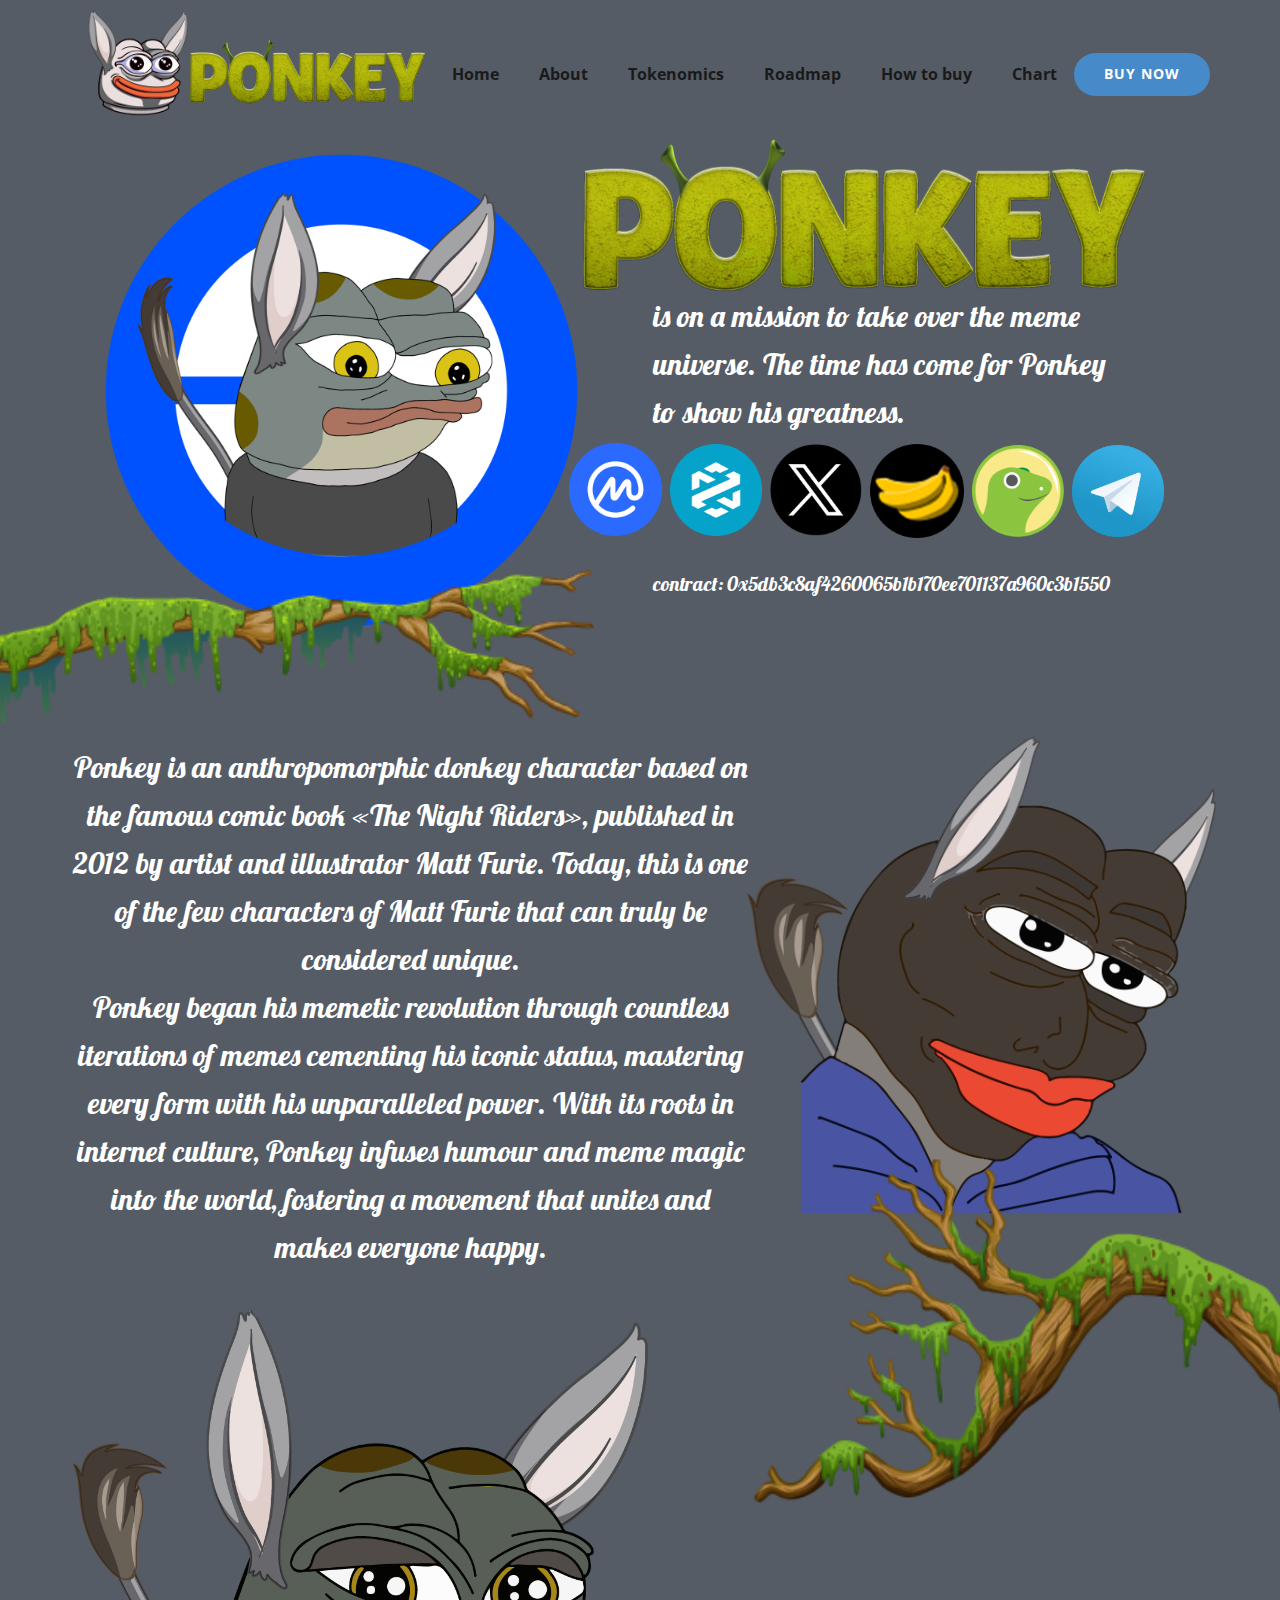
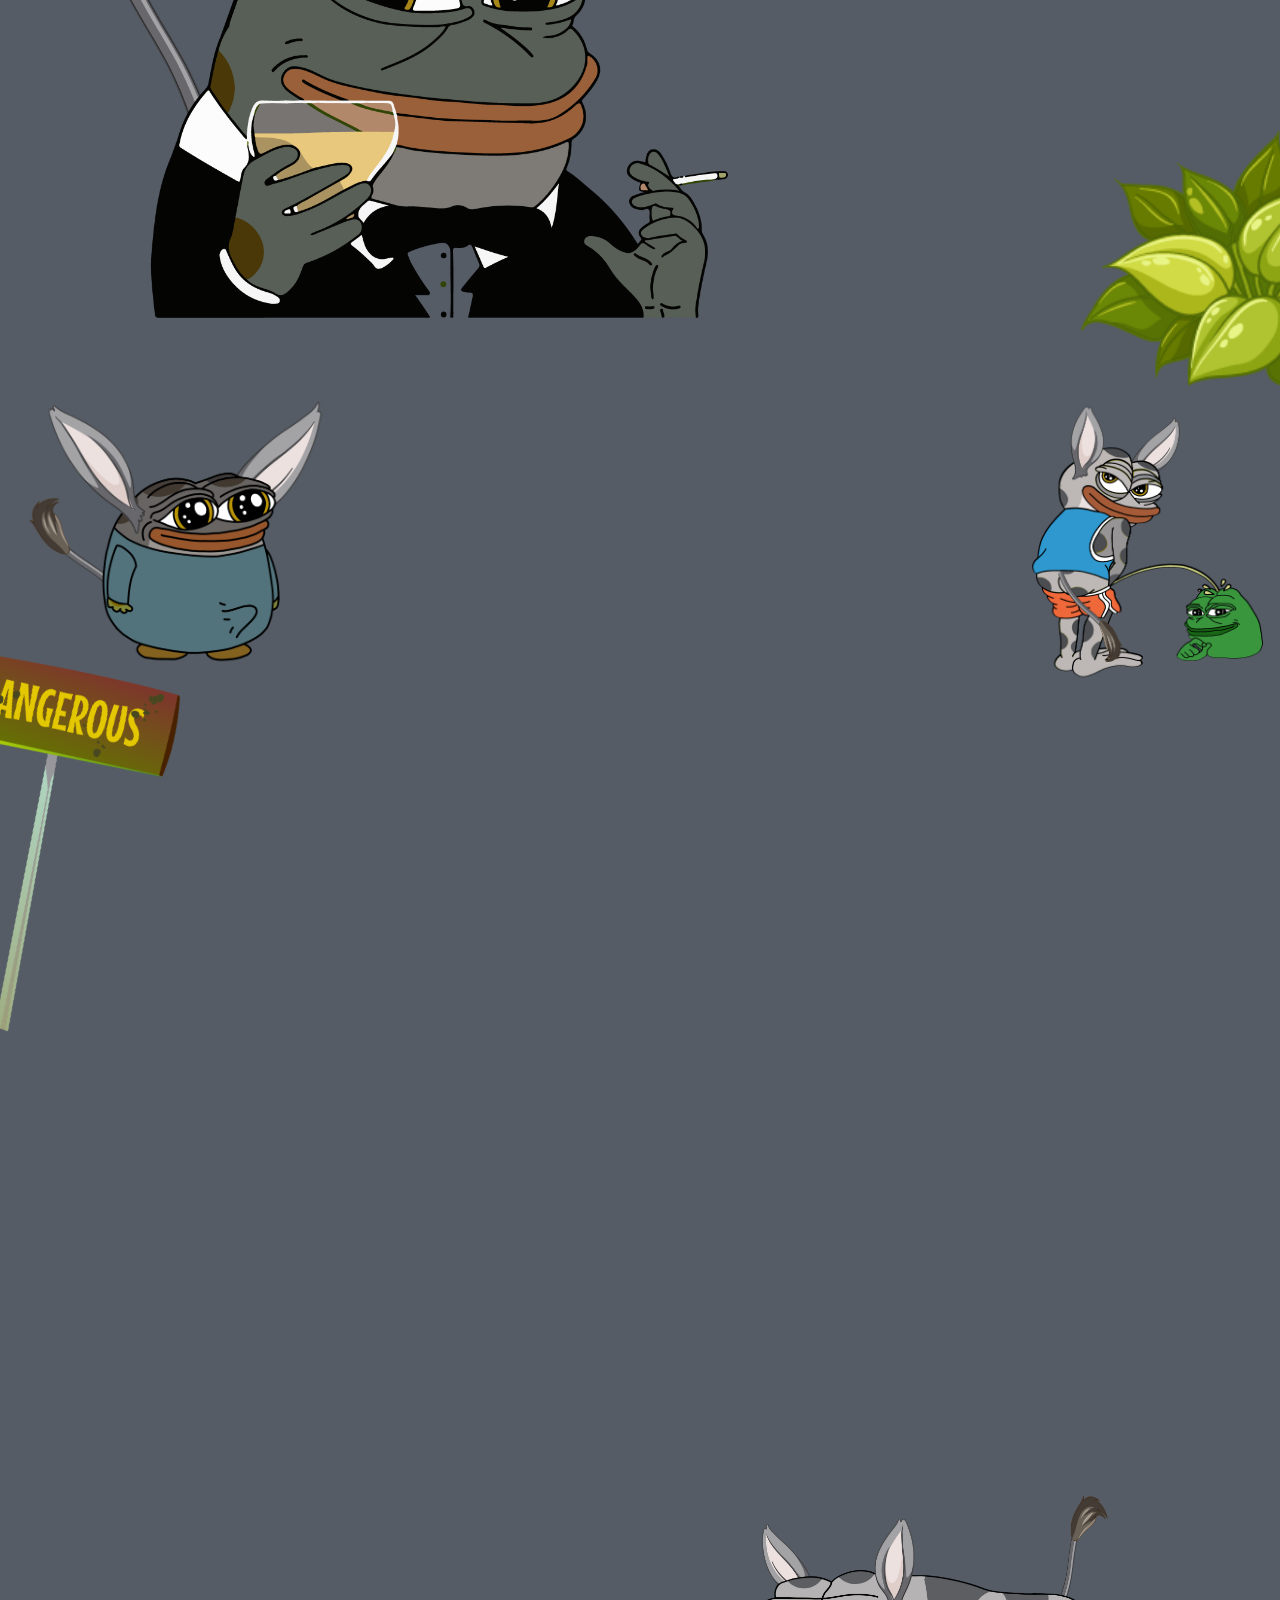
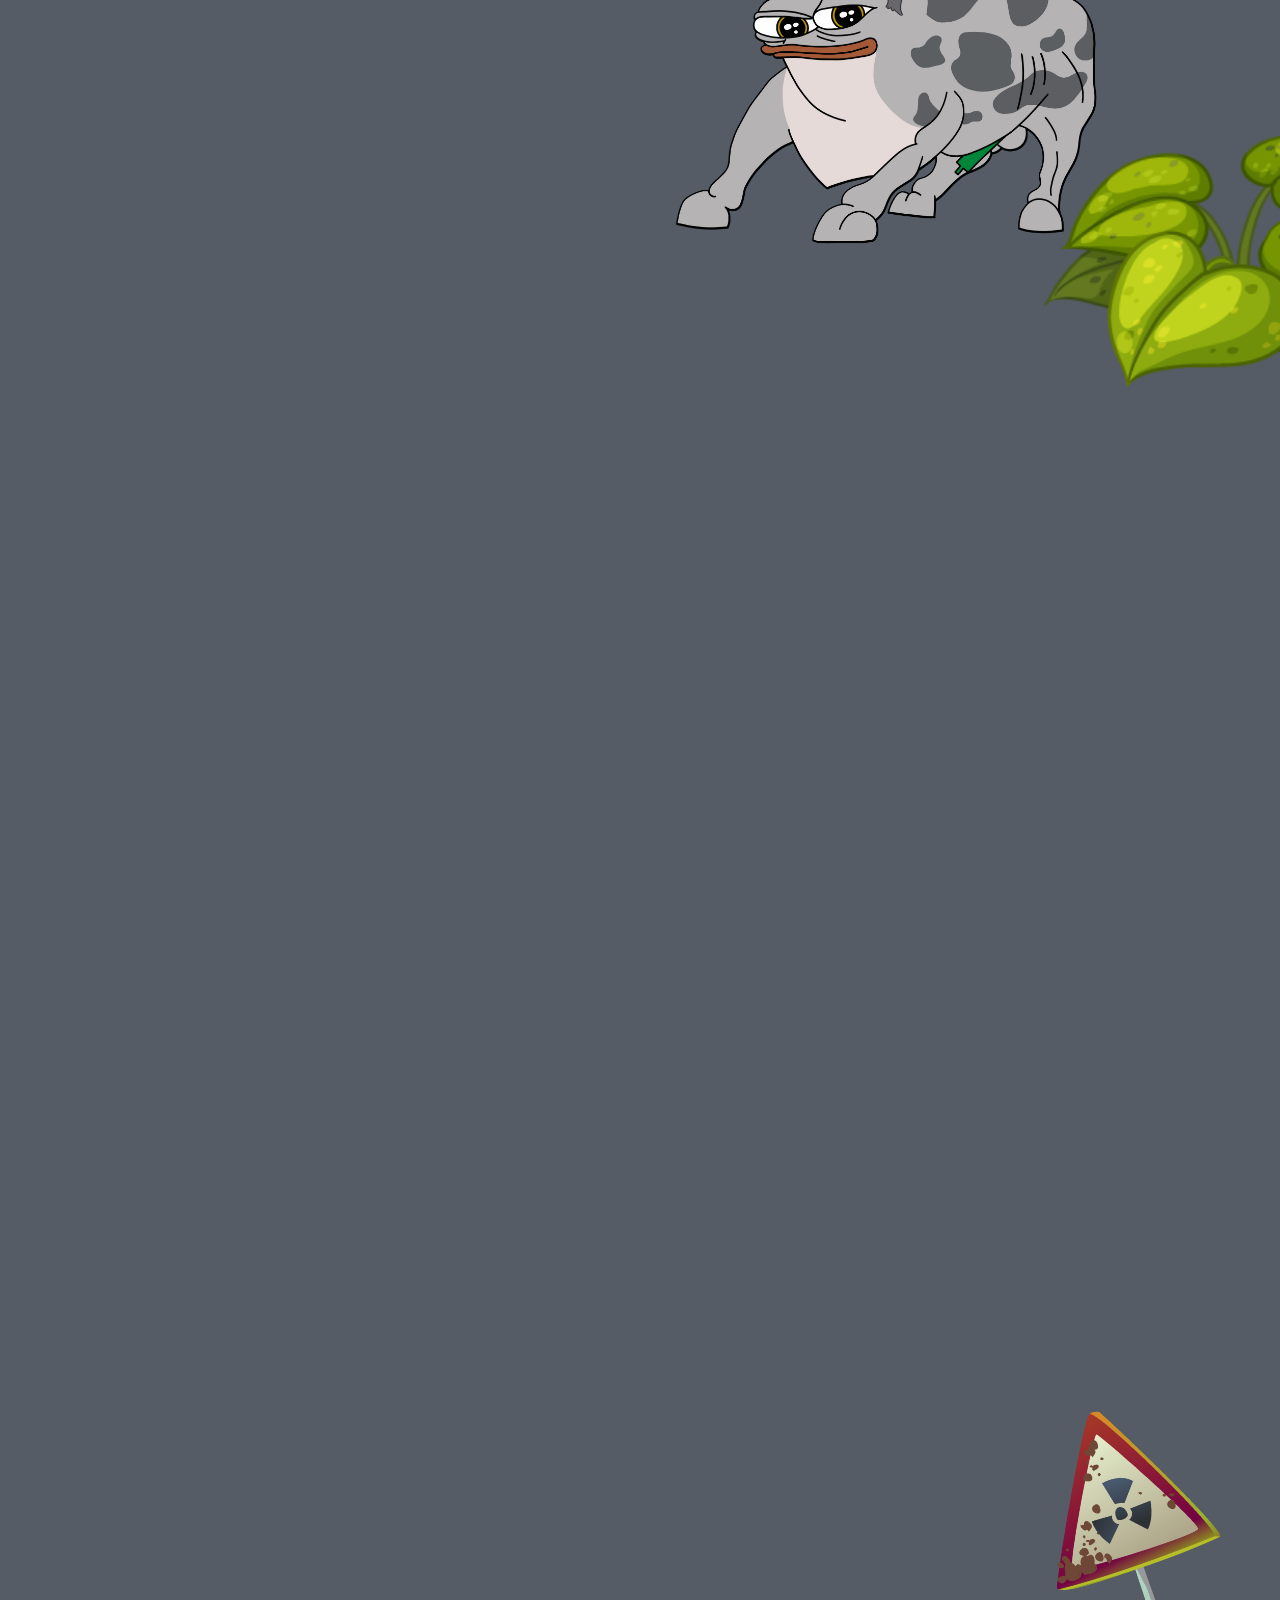
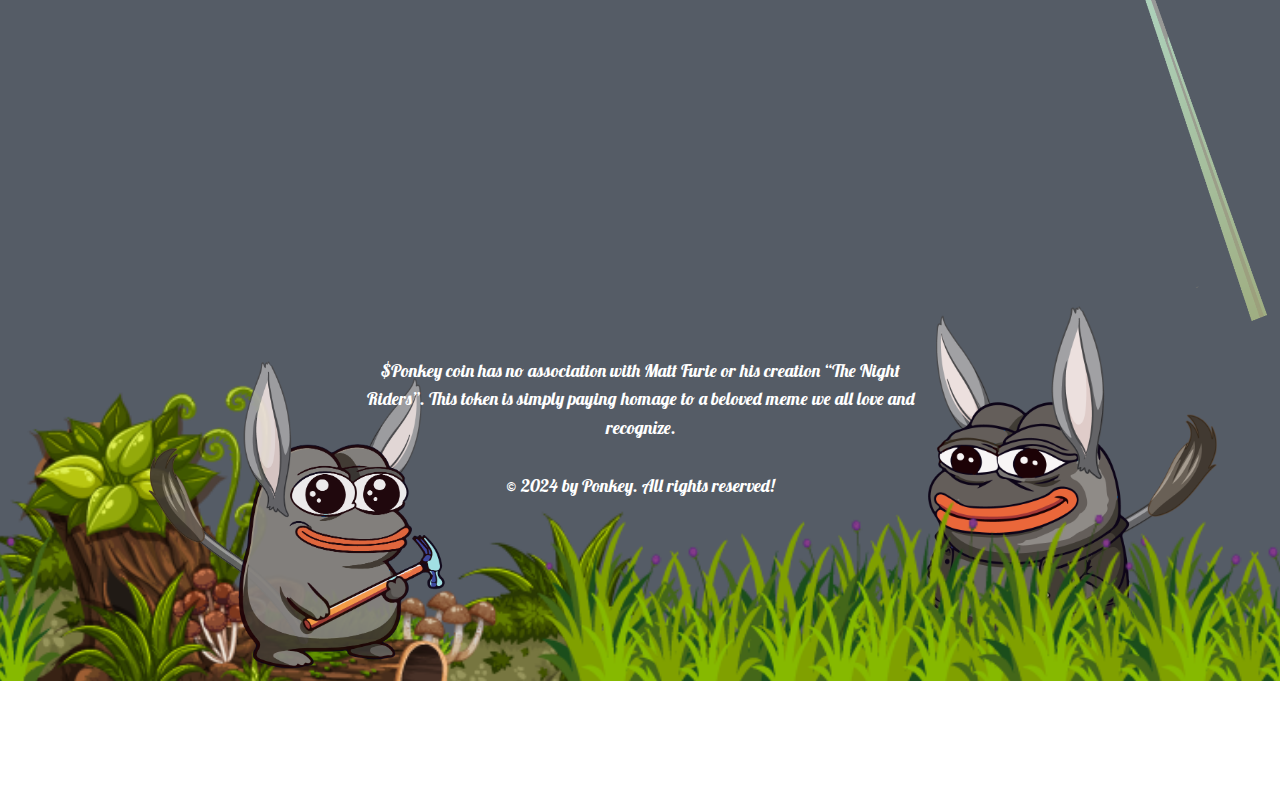
<file: index.html>
<!DOCTYPE html>
<html style="font-size: 16px;" lang="ena"><head>
    <meta name="viewport" content="width=device-width, initial-scale=1.0">
    <meta charset="utf-8">
    <meta name="keywords" content="tokenomics, Roadmap, How to buy​">
    <meta name="description" content="">
    <title>PONKEY</title>
    <link rel="stylesheet" href="nicepage.css" media="screen">
<link rel="stylesheet" href="PONKEY.css" media="screen">
    <script class="u-script" type="text/javascript" src="jquery.js" defer=""></script>
    <script class="u-script" type="text/javascript" src="nicepage.js" defer=""></script>
    <meta name="generator" content="Nicepage 6.7.6, nicepage.com">
    <link id="u-theme-google-font" rel="stylesheet" href="https://fonts.googleapis.com/css?family=Roboto:100,100i,300,300i,400,400i,500,500i,700,700i,900,900i|Open+Sans:300,300i,400,400i,500,500i,600,600i,700,700i,800,800i">
    <link id="u-page-google-font" rel="stylesheet" href="https://fonts.googleapis.com/css?family=Lobster:400">
    
    
    
    
    
    
    
    
    
    <script type="application/ld+json">{
		"@context": "http://schema.org",
		"@type": "Organization",
		"name": "PONKEY",
		"logo": "images/ponkey.png"
}</script>
    <meta name="theme-color" content="#478ac9">
    <meta property="og:title" content="PONKEY">
    <meta property="og:description" content="">
    <meta property="og:type" content="website">
  <meta data-intl-tel-input-cdn-path="intlTelInput/"></head>
  <body data-home-page="PONKEY.html" data-home-page-title="PONKEY" data-path-to-root="./" data-include-products="false" class="u-body u-xl-mode" data-lang="es"><header class="u-clearfix u-header u-hidden-md u-hidden-sm u-palette-5-dark-2 u-header" id="sec-96b3"><div class="u-clearfix u-sheet u-sheet-1">
        <a href="https://t.me/PonkeyOnBase" class="u-image u-logo u-image-1" data-image-width="1280" data-image-height="1024">
          <img src="images/ponkey.png" class="u-logo-image u-logo-image-1">
        </a>
        <a href="https://t.me/PonkeyOnBase" class="u-hidden-xs u-image u-logo u-image-2" data-image-width="1500" data-image-height="500">
          <img src="images/font.png" class="u-logo-image u-logo-image-2">
        </a>
        <nav class="u-menu u-menu-one-level u-offcanvas u-menu-1">
          <div class="menu-collapse" style="font-size: 1rem; letter-spacing: 0px; font-weight: 700;">
            <a class="u-button-style u-custom-border u-custom-border-color u-custom-borders u-custom-left-right-menu-spacing u-custom-padding-bottom u-custom-text-color u-custom-top-bottom-menu-spacing u-nav-link u-text-active-palette-1-base u-text-hover-palette-2-base" href="#">
              <svg class="u-svg-link" viewBox="0 0 24 24"><use xmlns:xlink="http://www.w3.org/1999/xlink" xlink:href="#menu-hamburger"></use></svg>
              <svg class="u-svg-content" version="1.1" id="menu-hamburger" viewBox="0 0 16 16" x="0px" y="0px" xmlns:xlink="http://www.w3.org/1999/xlink" xmlns="http://www.w3.org/2000/svg"><g><rect y="1" width="16" height="2"></rect><rect y="7" width="16" height="2"></rect><rect y="13" width="16" height="2"></rect>
</g></svg>
            </a>
          </div>
          <div class="u-custom-menu u-nav-container">
            <ul class="u-nav u-spacing-20 u-unstyled u-nav-1"><li class="u-nav-item"><a class="u-button-style u-nav-link u-text-active-palette-1-base u-text-grey-90 u-text-hover-palette-2-base" href="PONKEY.html#sec-c668" style="padding: 10px;">Home</a>
</li><li class="u-nav-item"><a class="u-button-style u-nav-link u-text-active-palette-1-base u-text-grey-90 u-text-hover-palette-2-base" href="PONKEY.html#sec-f2eb" style="padding: 10px;">About</a>
</li><li class="u-nav-item"><a class="u-button-style u-nav-link u-text-active-palette-1-base u-text-grey-90 u-text-hover-palette-2-base" href="PONKEY.html#sec-4538" style="padding: 10px;">Tokenomics</a>
</li><li class="u-nav-item"><a class="u-button-style u-nav-link u-text-active-palette-1-base u-text-grey-90 u-text-hover-palette-2-base" href="PONKEY.html#sec-8deb" style="padding: 10px;">Roadmap</a>
</li><li class="u-nav-item"><a class="u-button-style u-nav-link u-text-active-palette-1-base u-text-grey-90 u-text-hover-palette-2-base" href="PONKEY.html#sec-0ed5" style="padding: 10px;">How to buy</a>
</li><li class="u-nav-item"><a class="u-button-style u-nav-link u-text-active-palette-1-base u-text-grey-90 u-text-hover-palette-2-base" href="PONKEY.html#sec-bace" style="padding: 10px;">Chart</a>
</li></ul>
          </div>
          <div class="u-custom-menu u-nav-container-collapse">
            <div class="u-black u-container-style u-inner-container-layout u-opacity u-opacity-95 u-sidenav">
              <div class="u-inner-container-layout u-sidenav-overflow">
                <div class="u-menu-close"></div>
                <ul class="u-align-center u-nav u-popupmenu-items u-unstyled u-nav-2"><li class="u-nav-item"><a class="u-button-style u-nav-link" href="PONKEY.html#sec-c668">Home</a>
</li><li class="u-nav-item"><a class="u-button-style u-nav-link" href="PONKEY.html#sec-f2eb">About</a>
</li><li class="u-nav-item"><a class="u-button-style u-nav-link" href="PONKEY.html#sec-4538">Tokenomics</a>
</li><li class="u-nav-item"><a class="u-button-style u-nav-link" href="PONKEY.html#sec-8deb">Roadmap</a>
</li><li class="u-nav-item"><a class="u-button-style u-nav-link" href="PONKEY.html#sec-0ed5">How to buy</a>
</li><li class="u-nav-item"><a class="u-button-style u-nav-link" href="PONKEY.html#sec-bace">Chart</a>
</li></ul>
              </div>
            </div>
            <div class="u-black u-menu-overlay u-opacity u-opacity-70"></div>
          </div>
        </nav>
        <a href="https://ape.store/base/0x5db3c8af4260065b1b170ee701137a960c3b1550" class="u-btn u-btn-round u-button-style u-hover-palette-1-light-1 u-palette-1-base u-radius u-btn-1" target="_blank">BUY NOW</a>
      </div></header>
    <section class="u-clearfix u-hidden-md u-hidden-sm u-palette-5-dark-2 u-section-1" id="sec-c668">
      <div class="u-clearfix u-sheet u-sheet-1">
        <img class="u-expanded-height u-hidden-xs u-image u-image-default u-image-1" src="images/ponkeyjob.png" alt="" data-image-width="1280" data-image-height="1280">
        <img class="u-expanded-width-xs u-image u-image-contain u-image-default u-image-2" src="images/font.png" alt="" data-image-width="1500" data-image-height="500">
        <p class="u-custom-font u-font-lobster u-text u-text-1"> is on a mission to take over the meme universe. The time has come for Ponkey to show his greatness.</p>
        <img class="u-image u-image-contain u-image-default u-preserve-proportions u-image-3" src="images/pIxfX8z30qij.png" alt="" data-image-width="250" data-image-height="250" data-href="https://x.com/Ponkeyonape" data-target="_blank">
        <img class="u-image u-image-contain u-image-default u-preserve-proportions u-image-4" src="images/0U2Pv58dZBvj.png" alt="" data-image-width="512" data-image-height="512" data-href="https://ape.store" data-target="_blank">
        <img class="u-image u-image-contain u-image-default u-preserve-proportions u-image-5" src="images/TUzji2HEjnId.png" alt="" data-image-width="250" data-image-height="250" data-href="https://www.coingecko.com" data-target="_blank">
        <img class="u-image u-image-contain u-image-default u-preserve-proportions u-image-6" src="images/ILdD3Cn7EWu5.png" alt="" data-image-width="2500" data-image-height="2500" data-href="https://t.me/PonkeyOnBase" data-target="_blank">
        <img class="u-image u-image-contain u-image-default u-preserve-proportions u-image-7" src="images/zyBM1lSh2uat.png" alt="" data-image-width="512" data-image-height="512" data-href="https://www.dextools.io" data-target="_blank">
        <img class="u-image u-image-contain u-image-default u-preserve-proportions u-image-8" src="images/ape.store-Round-Logo-PNG.png" alt="" data-image-width="3000" data-image-height="3000" data-href="https://ape.store" data-target="_blank">
        <p class="u-custom-font u-font-lobster u-text u-text-white u-text-2">contract: ​0x5db3c8af4260065b1b170ee701137a960c3b1550</p>
      </div>
    </section>
    <section class="u-clearfix u-hidden-md u-hidden-sm u-palette-5-dark-2 u-section-2" id="sec-f2eb">
      <div class="u-clearfix u-sheet u-sheet-1">
        <img class="u-hidden-xs u-image u-image-contain u-image-default u-image-1" src="images/1yjw_7ryt_180516-Convertido.png" alt="" data-image-width="397" data-image-height="242">
        <p class="u-align-center u-custom-font u-font-lobster u-hidden-xs u-text u-text-1">Ponkey is an anthropomorphic donkey character based on the famous comic book «The Night Riders», published in 2012 by artist and illustrator Matt Furie. Today, this is one of the few characters of Matt Furie that can truly be considered unique.</p>
        <p class="u-align-center u-custom-font u-font-lobster u-text u-text-2">Ponkey began his memetic revolution through countless iterations of memes cementing his iconic status, mastering every form with his unparalleled power. With its roots in internet culture, Ponkey infuses humour and meme magic into the world, fostering a movement that unites and makes everyone happy.</p>
        <img class="custom-expanded u-hidden-xs u-image u-image-contain u-image-default u-image-2" src="images/ponkeychad.png" alt="" data-image-width="1280" data-image-height="1024">
      </div>
    </section>
    <section class="u-clearfix u-hidden-md u-hidden-sm u-palette-5-dark-2 u-section-3" id="sec-4538">
      <div class="u-clearfix u-sheet u-sheet-1">
        <img class="u-expanded-height u-image u-image-default u-image-1" src="images/ponkeycheers.png" alt="" data-image-width="1280" data-image-height="1024">
        <img class="u-flip-horizontal u-image u-image-contain u-image-default u-image-2" src="images/asdasdasdasd-Convertido.png" alt="" data-image-width="397" data-image-height="242">
        <div class="u-align-left u-border-5 u-border-palette-2-base u-container-align-center u-container-style u-expanded-width-xs u-group u-palette-2-dark-3 u-radius u-shape-round u-group-1" data-animation-name="customAnimationIn" data-animation-duration="1500" data-animation-delay="500" data-animation-direction="">
          <div class="u-container-layout u-container-layout-1">
            <h2 class="u-align-center u-text u-text-default u-text-1" data-animation-name="customAnimationIn" data-animation-duration="1500" data-animation-delay="0">tokenomics</h2>
            <p class="u-align-center u-large-text u-text u-text-variant u-text-2">Token​ Supply 420.690.000.000<br>No taxes forever<br>LP Tokens Burned &amp; Contract Ownership Renounced
            </p>
          </div>
        </div>
      </div>
    </section>
    <section class="u-clearfix u-hidden-md u-hidden-sm u-palette-5-dark-2 u-section-4" id="sec-8deb">
      <div class="u-clearfix u-sheet u-sheet-1">
        <img class="u-image u-image-contain u-image-default u-image-1" src="images/pipiponkey.png" alt="" data-image-width="1170" data-image-height="1236">
        <img class="u-image u-image-contain u-image-default u-image-2" src="images/miniponkey.png" alt="" data-image-width="1280" data-image-height="1149">
        <div class="u-align-left u-border-5 u-border-palette-2-base u-container-align-center u-container-style u-expanded-width-xs u-group u-palette-2-dark-3 u-radius u-shape-round u-group-1" data-animation-name="customAnimationIn" data-animation-duration="1500" data-animation-delay="500" data-animation-direction="">
          <div class="u-container-layout u-container-layout-1">
            <h2 class="u-align-center u-text u-text-default u-text-1" data-animation-name="customAnimationIn" data-animation-duration="1500" data-animation-delay="0">Roadmap</h2>
            <p class="u-align-center u-large-text u-text u-text-variant u-text-2"> Phase 1: fun begins, memes spread, community builds<br>Phase 2: 100,000 holders<br>Phase 3: takeover the meme universe
            </p>
          </div>
        </div>
        <img class="u-image u-image-contain u-image-default u-image-3" src="images/aqp7_8zgk_1807zxczxc20-Convertido.png" alt="" data-image-width="304" data-image-height="276">
      </div>
    </section>
    <section class="u-clearfix u-hidden-md u-hidden-sm u-palette-5-dark-2 u-section-5" id="sec-0ed5">
      <div class="u-clearfix u-sheet u-sheet-1">
        <div class="u-align-left u-border-5 u-border-palette-2-base u-container-align-center u-container-style u-group u-palette-2-dark-3 u-radius u-shape-round u-group-1" data-animation-name="customAnimationIn" data-animation-duration="1500" data-animation-delay="500" data-animation-direction="">
          <div class="u-container-layout u-container-layout-1">
            <h2 class="u-align-center u-text u-text-default u-text-1" data-animation-name="customAnimationIn" data-animation-duration="1500" data-animation-delay="0">How to buy </h2>
          </div>
        </div>
        <div class="u-rotation-parent u-rotation-parent-1">
          <img class="u-image u-image-contain u-image-default u-image-1" src="images/vecteezy_stench-dirty-swamp-with-toxic-wasasdasdte-barrels_13834293-Convertido.png" alt="" data-image-width="869" data-image-height="1010">
        </div>
        <div class="u-align-left u-expanded-width u-list u-list-1">
          <div class="u-repeater u-repeater-1">
            <div class="u-align-center u-border-3 u-border-no-bottom u-border-no-left u-border-no-right u-border-palette-2-base u-container-align-left u-container-style u-hover-feature u-list-item u-palette-2-dark-3 u-radius u-repeater-item u-shape-round u-list-item-1" data-animation-name="customAnimationIn" data-animation-duration="1500" data-animation-delay="500">
              <div class="u-container-layout u-similar-container u-container-layout-2">
                <h3 class="u-align-left u-text u-text-2"> Create a wallet</h3>
                <p class="u-align-left u-text u-text-3"> download metamask wallet from metamask.app or your wallet of choice from chromewebstore.</p>
              </div>
            </div>
            <div class="u-align-center u-border-3 u-border-no-bottom u-border-no-left u-border-no-right u-border-palette-2-base u-container-align-left u-container-style u-hover-feature u-list-item u-palette-2-dark-3 u-radius u-repeater-item u-shape-round u-list-item-2" data-animation-name="customAnimationIn" data-animation-duration="1000">
              <div class="u-container-layout u-similar-container u-container-layout-3">
                <h3 class="u-align-left u-text u-text-4"> Get Some ETH</h3>
                <p class="u-align-left u-text u-text-5"> have ETH in your wallet to switch to $Ponkey. If you don’t have any ETH, transfer from another wallet, or buy on another exchange and send it to your wallet.</p>
              </div>
            </div>
            <div class="u-align-center u-border-3 u-border-no-bottom u-border-no-left u-border-no-right u-border-palette-2-base u-container-align-left u-container-style u-hover-feature u-list-item u-palette-2-dark-3 u-radius u-repeater-item u-shape-round u-list-item-3" data-animation-name="customAnimationIn" data-animation-duration="1000">
              <div class="u-container-layout u-similar-container u-container-layout-4">
                <h3 class="u-align-left u-text u-text-6"> Go to ape.store</h3>
                <p class="u-align-left u-text u-text-7"> connect to ape.store. <a href="https://ape.store" target="_blank" rel="noopener" class="OYPEnA font-feature-calt-off font-feature-clig-off font-feature-liga-off text-decoration-underline text-strikethrough-none u-active-none u-border-none u-btn u-button-style u-hover-none u-none u-text-palette-1-base u-btn-1">Get Some ETHhave ETH in your wallet to switch to $Ponkey.</a>
                  <a href="https://ape.store" target="_blank" rel="noopener" class="OYPEnA font-feature-calt-off font-feature-clig-off font-feature-liga-off text-decoration-underline text-strikethrough-none u-active-none u-border-none u-btn u-button-style u-hover-none u-none u-text-palette-1-base white-space-prewrap u-btn-2"></a>
                  <a href="https://ape.store" target="_blank" rel="noopener" class="OYPEnA font-feature-calt-off font-feature-clig-off font-feature-liga-off text-decoration-underline text-strikethrough-none u-active-none u-border-none u-btn u-button-style u-hover-none u-none u-text-palette-1-base u-btn-3">If you don’t have any ETH, transfer from another wallet,</a>
                  <a href="https://ape.store" target="_blank" rel="noopener" class="OYPEnA font-feature-calt-off font-feature-clig-off font-feature-liga-off text-decoration-underline text-strikethrough-none u-active-none u-border-none u-btn u-button-style u-hover-none u-none u-text-palette-1-base white-space-prewrap u-btn-4"></a>
                  <a href="https://ape.store" target="_blank" rel="noopener" class="OYPEnA font-feature-calt-off font-feature-clig-off font-feature-liga-off text-decoration-underline text-strikethrough-none u-active-none u-border-none u-btn u-button-style u-hover-none u-none u-text-palette-1-base u-btn-5">or buy on another exchange and send it to your wallet.</a> in google chrome or any browser you have the wallet in. Connect your wallet. Paste the $Ponkey token address into ape.store, select Ponkey, and confirm. When ape.store prompts you for a wallet signature, sign
                </p>
              </div>
            </div>
          </div>
        </div>
        <img class="u-image u-image-contain u-image-default u-image-2" src="images/aqp7_8zgk_18vczxvczx0720-Convertido.png" alt="" data-image-width="304" data-image-height="276">
        <div class="custom-expanded u-list u-list-2">
          <div class="u-repeater u-repeater-2">
            <div class="u-align-center u-border-3 u-border-no-bottom u-border-no-left u-border-no-right u-border-palette-2-base u-container-align-left u-container-style u-hover-feature u-list-item u-palette-2-dark-3 u-radius u-repeater-item u-shape-round u-list-item-4" data-animation-name="customAnimationIn" data-animation-duration="1000">
              <div class="u-container-layout u-similar-container u-container-layout-5">
                <h3 class="u-align-left u-text u-text-8"> Switch ETH for $Ponkey</h3>
                <p class="u-align-left u-text u-text-9">switch eth for $Ponkey. We have ZERO taxes so you don’t need to worry about buying with a specific slippage, although you may need to use slippage during times of market volatility. </p>
              </div>
            </div>
          </div>
        </div>
        <img class="u-expanded-width-xs u-image u-image-contain u-image-default u-image-3" src="images/bullponkey.png" alt="" data-image-width="8000" data-image-height="8000">
      </div>
      
      
      
      
      
      
      
    </section>
    <section class="u-clearfix u-hidden-md u-hidden-sm u-palette-5-dark-2 u-section-6" id="sec-bace">
      <div class="u-clearfix u-sheet u-sheet-1">
        <div class="u-clearfix u-custom-html u-expanded-width u-custom-html-1">
          <style>#dexscreener-embed{position:relative;width:100%;padding-bottom:125%;}@media(min-width:1400px){#dexscreener-embed{padding-bottom:65%;}}#dexscreener-embed iframe{position:absolute;width:100%;height:100%;top:0;left:0;border:0;}</style>
          <div id="dexscreener-embed">
            <iframe src="https://dexscreener.com/bsc/0xb125aa15ad943d96e813e4a06d0c34716f897e26?embed=1&amp;theme=dark"></iframe>
          </div>
        </div>
      </div>
    </section>
    <section class="u-clearfix u-hidden-md u-hidden-sm u-palette-5-dark-2 u-section-7" id="sec-f7b7">
      <div class="u-clearfix u-sheet u-sheet-1">
        <img class="u-image u-image-contain u-image-default u-image-1" src="images/billboardpeppo.png" alt="" data-image-width="397" data-image-height="242">
        <img class="custom-expanded u-image u-image-default u-image-2" src="images/builderponkey.png" alt="" data-image-width="1280" data-image-height="1024">
        <img class="custom-expanded u-image u-image-default u-image-3" src="images/ponkeychu.png" alt="" data-image-width="1280" data-image-height="1024">
        <p class="u-align-center u-custom-font u-font-lobster u-text u-text-1"> $Ponkey coin has no association with Matt Furie or his creation “The Night Riders”. This token is simply paying homage to a beloved meme we all love and recognize.<br>
          <br>© 2024 by Ponkey. All rights reserved!
        </p>
        <img class="u-image u-image-contain u-image-default u-image-4" src="images/1yjw_7ryt_xzzczzxc180516-Convertido.png" alt="" data-image-width="397" data-image-height="242">
        <img class="u-image u-image-contain u-image-default u-image-5" src="images/1yjw_7ryt_xzzczzxc180516-Convertido.png" alt="" data-image-width="397" data-image-height="242">
        <img class="u-image u-image-contain u-image-default u-image-6" src="images/1yjw_7ryt_xzzczzxc180516-Convertido.png" alt="" data-image-width="397" data-image-height="242">
        <div class="u-rotation-parent u-rotation-parent-1">
          <img class="u-image u-image-contain u-image-default u-image-7" src="images/vecteezy_stench-dirty-swamp-with-toxic-waste-basdfasdfasdfarrels_13834293-Convertido.png" alt="" data-image-width="869" data-image-height="1010">
        </div>
      </div>
    </section>  
</body></html>
</file>
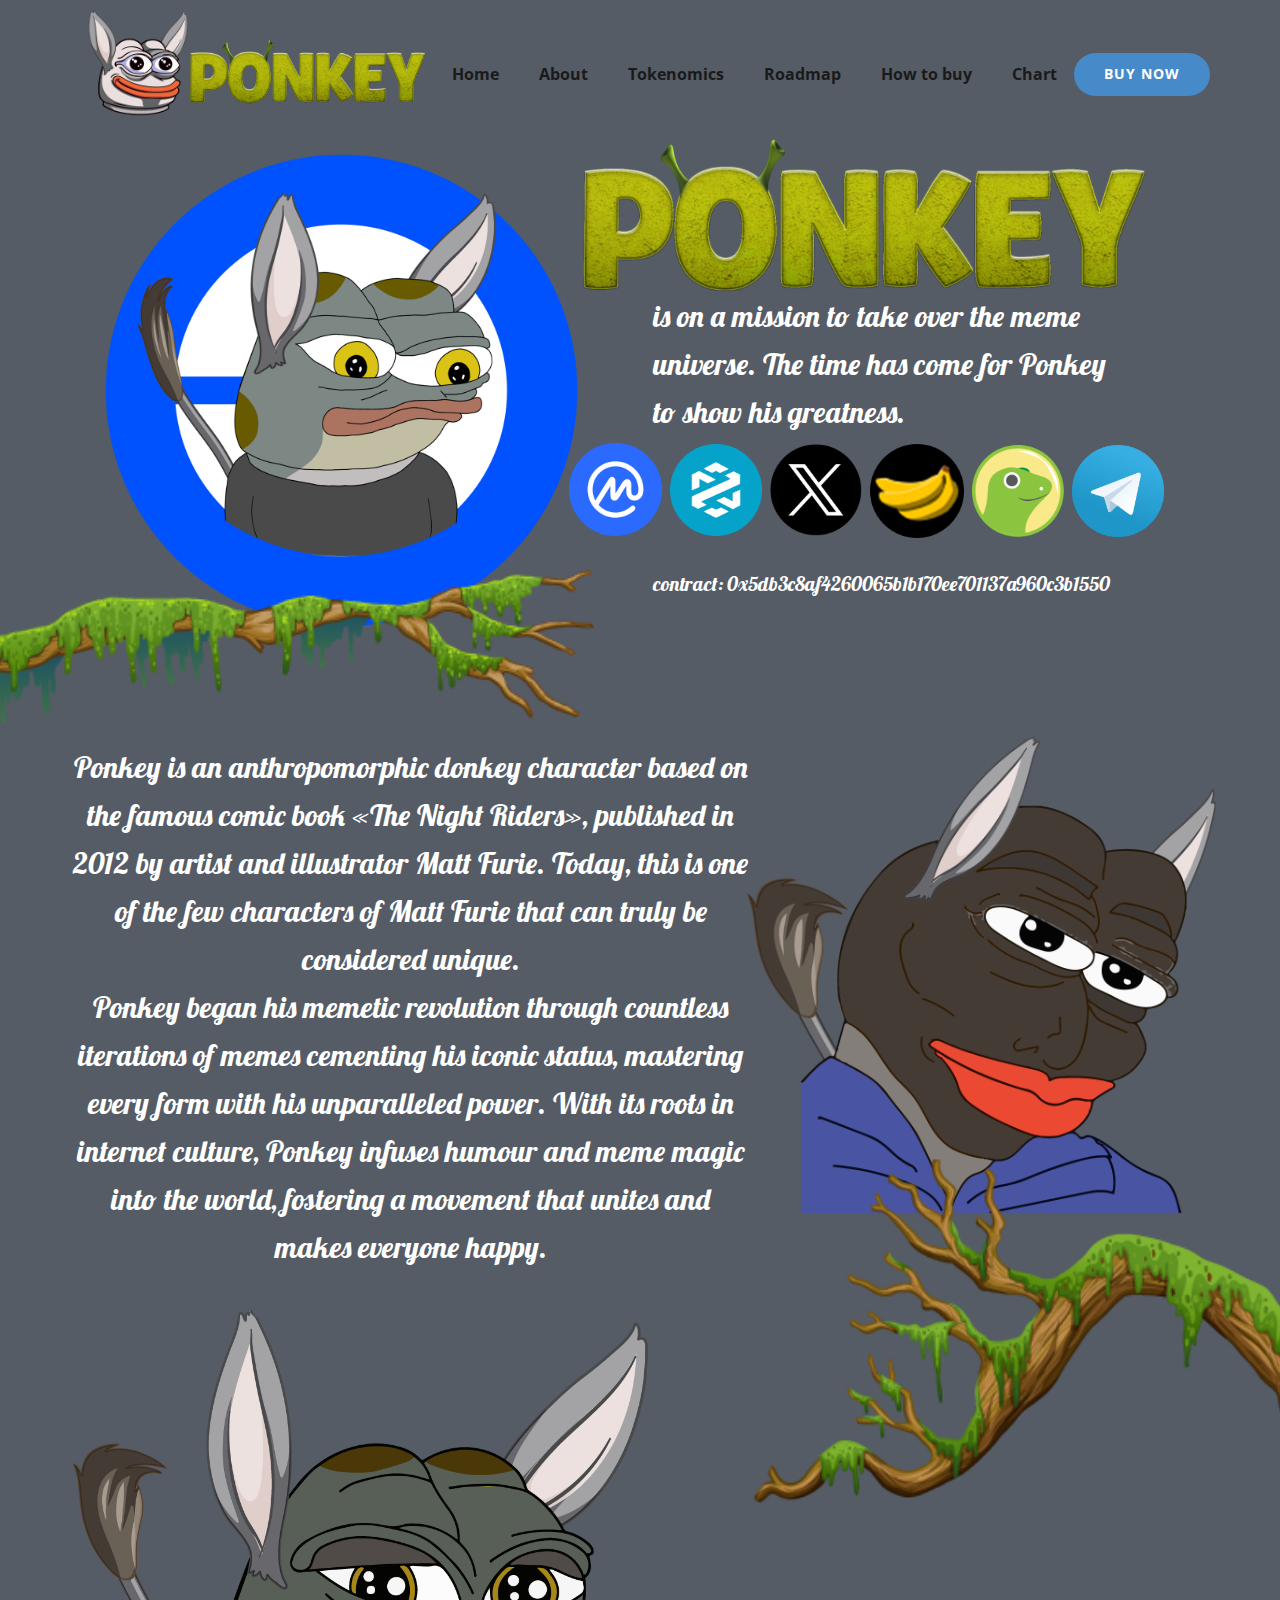
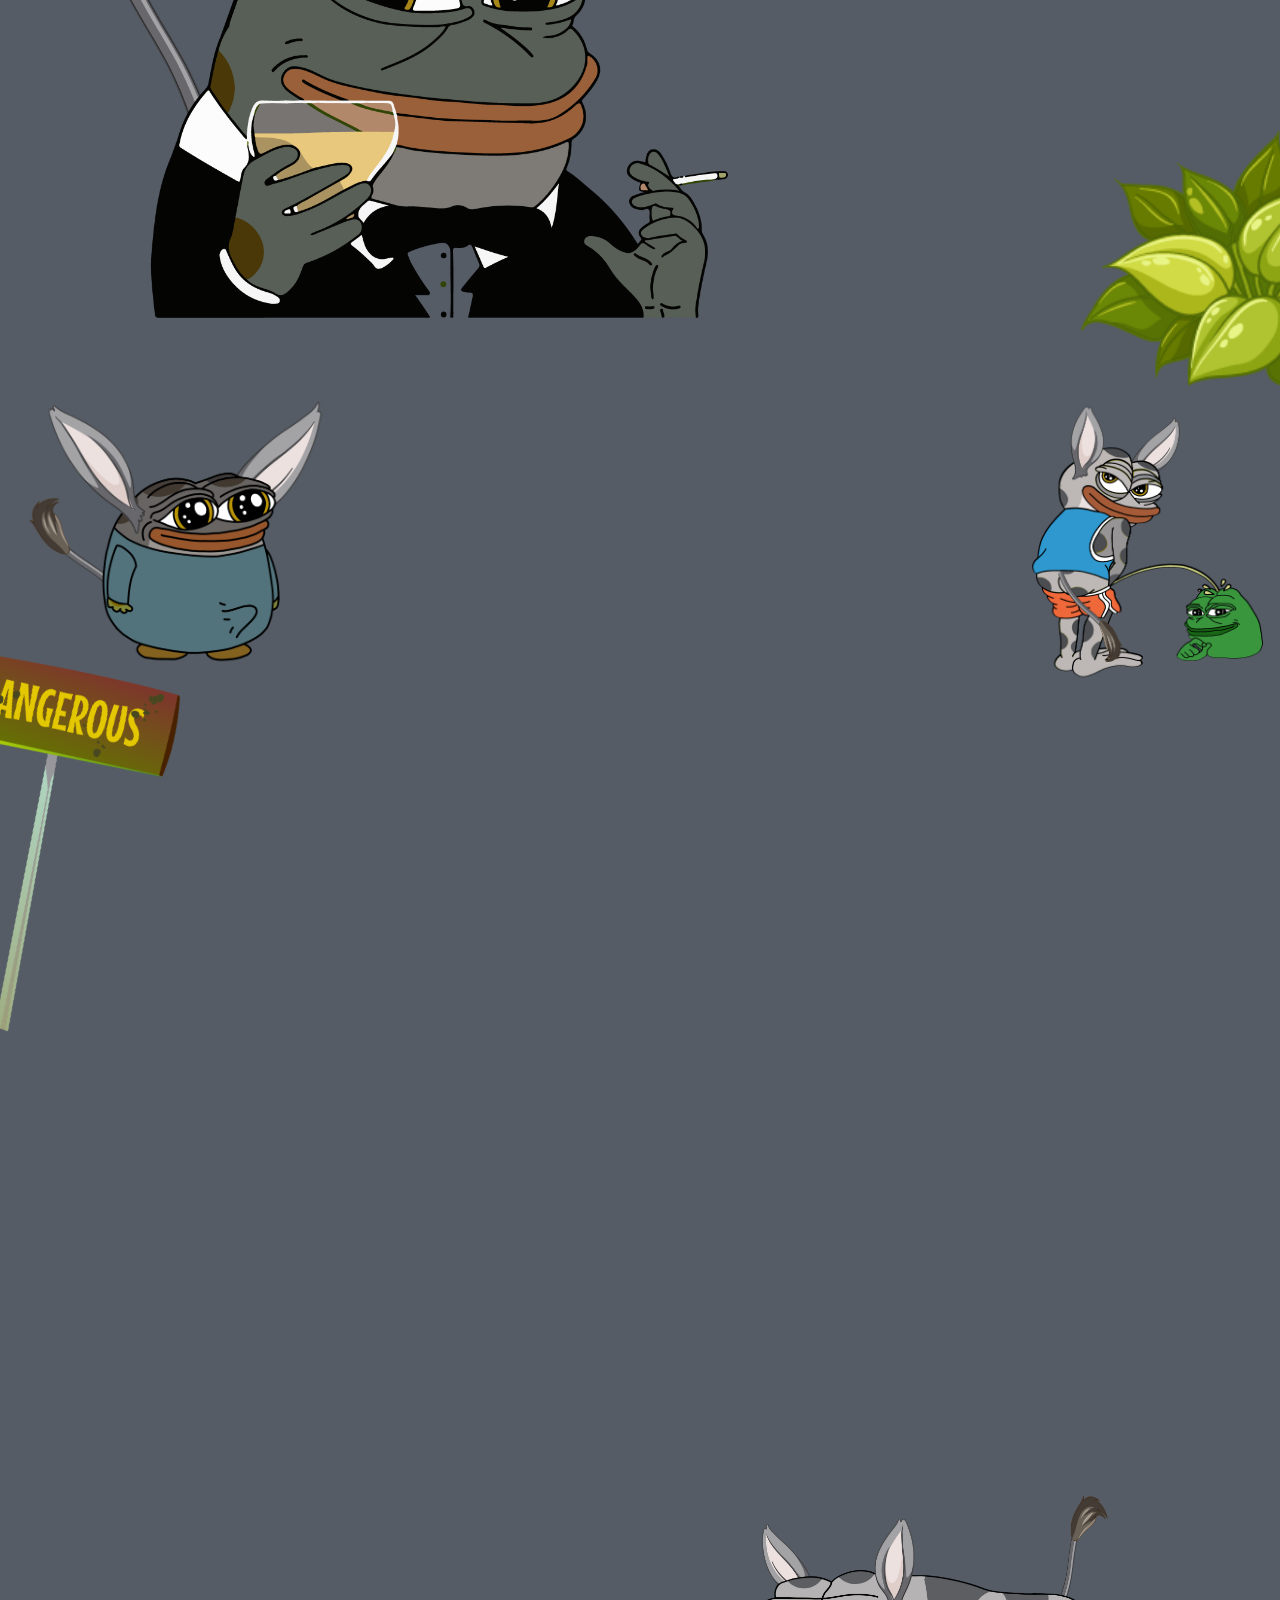
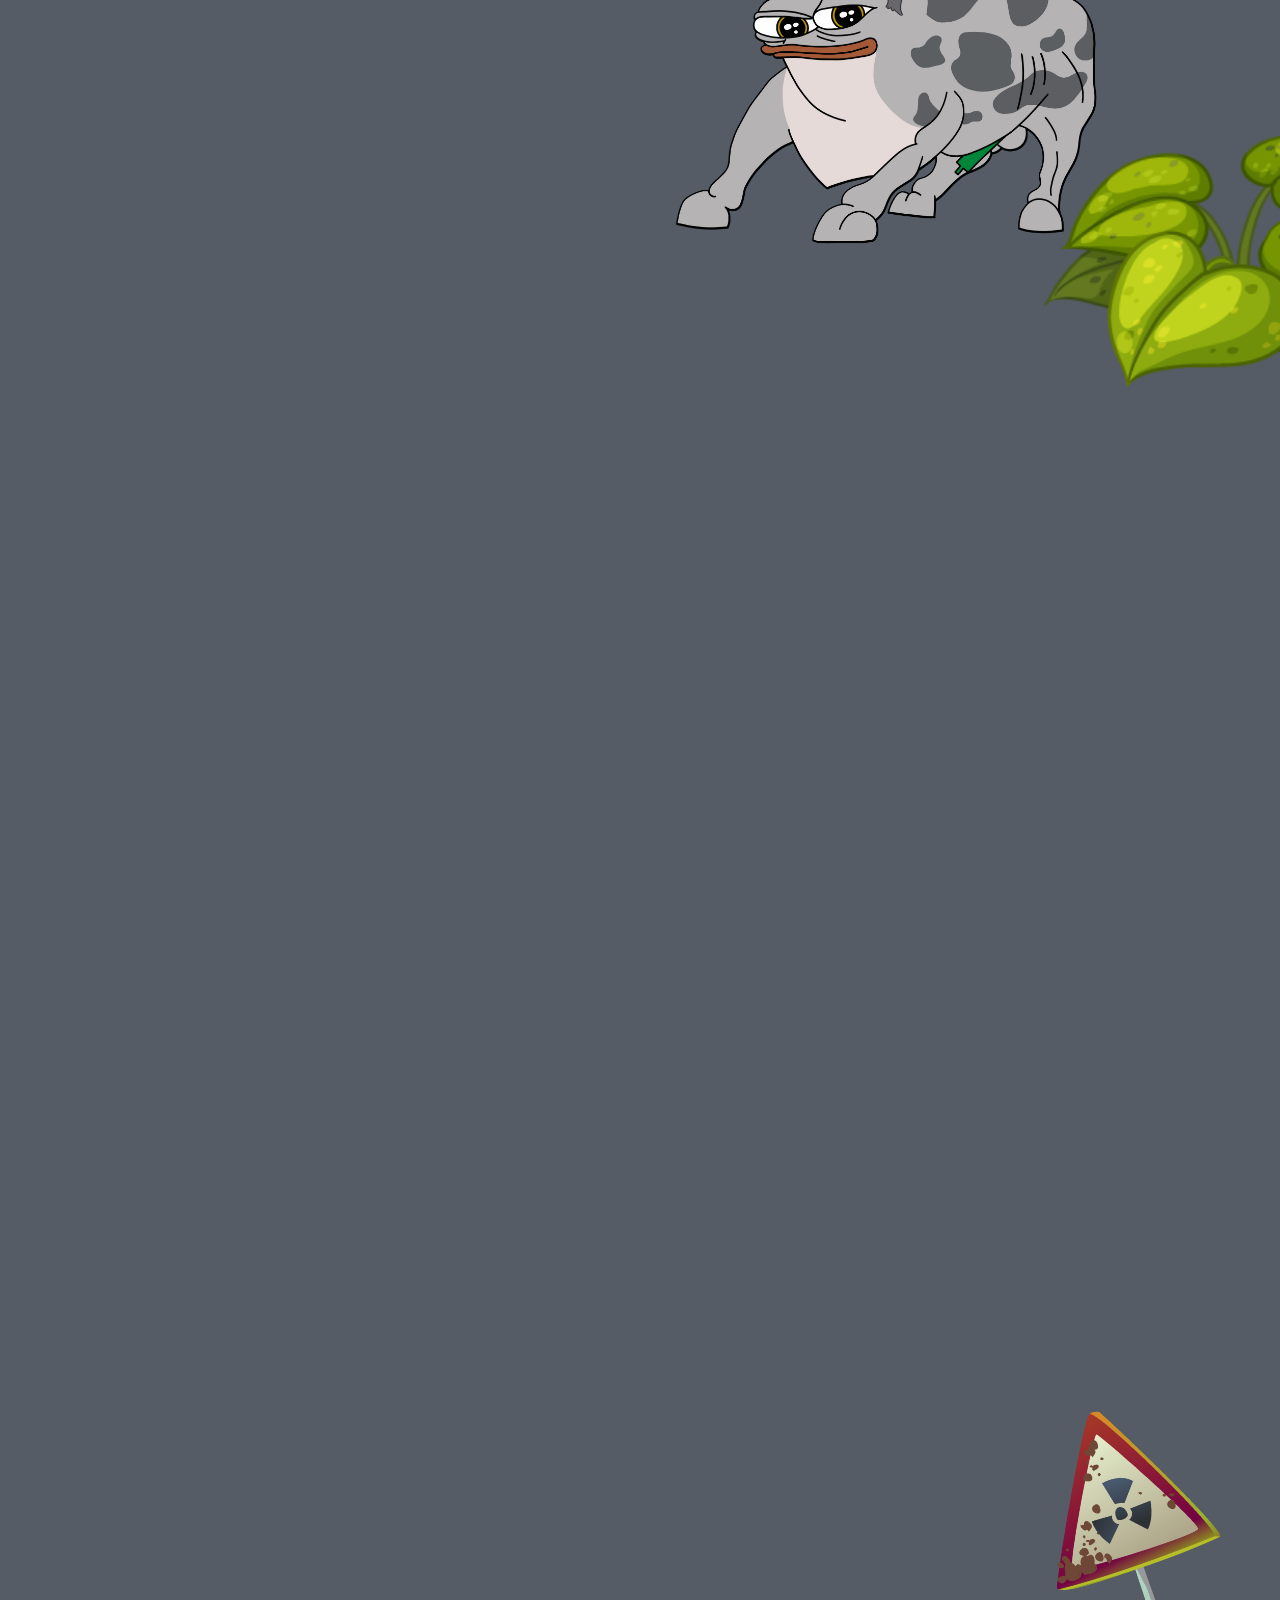
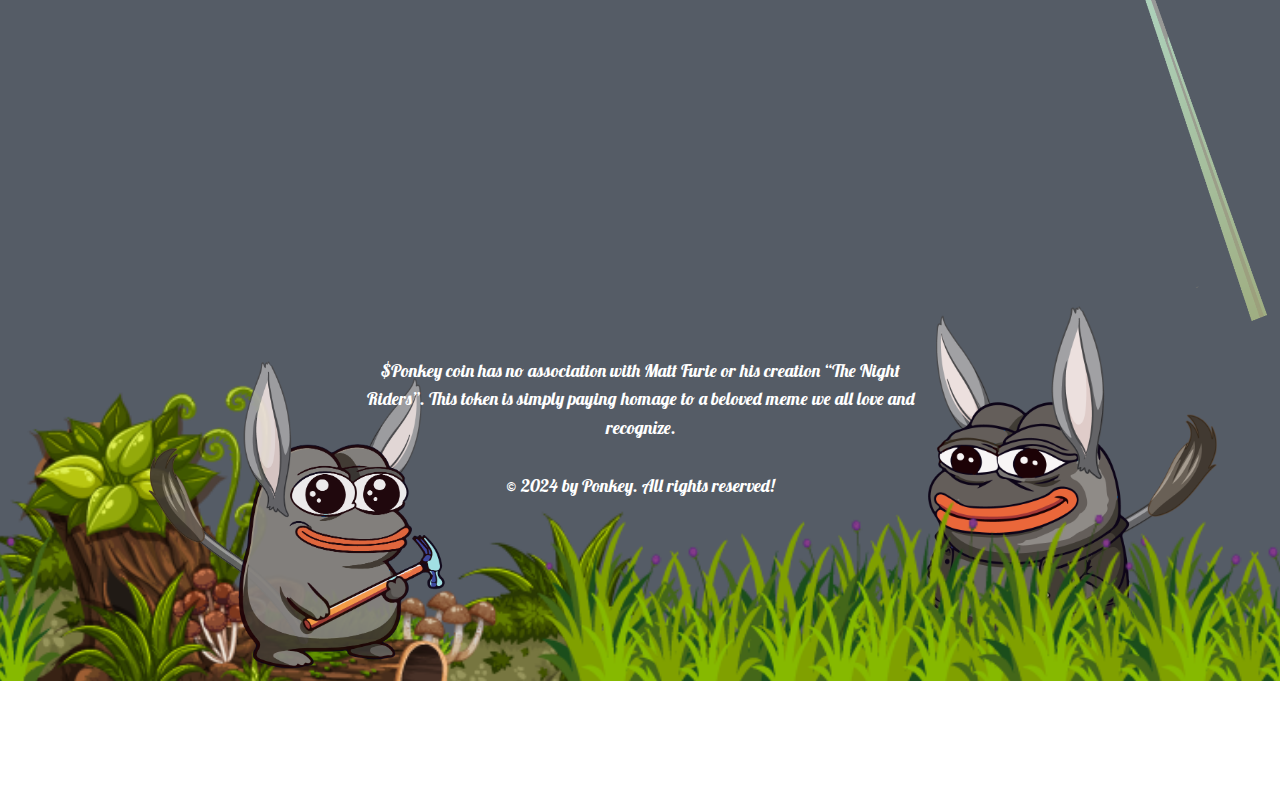
<file: PONKEY.html>
<!DOCTYPE html>
<html style="font-size: 16px;" lang="ena"><head>
    <meta name="viewport" content="width=device-width, initial-scale=1.0">
    <meta charset="utf-8">
    <meta name="keywords" content="tokenomics, Roadmap, How to buy​">
    <meta name="description" content="">
    <title>PONKEY</title>
    <link rel="stylesheet" href="nicepage.css" media="screen">
<link rel="stylesheet" href="PONKEY.css" media="screen">
    <script class="u-script" type="text/javascript" src="jquery.js" defer=""></script>
    <script class="u-script" type="text/javascript" src="nicepage.js" defer=""></script>
    <meta name="generator" content="Nicepage 6.7.6, nicepage.com">
    <link id="u-theme-google-font" rel="stylesheet" href="https://fonts.googleapis.com/css?family=Roboto:100,100i,300,300i,400,400i,500,500i,700,700i,900,900i|Open+Sans:300,300i,400,400i,500,500i,600,600i,700,700i,800,800i">
    <link id="u-page-google-font" rel="stylesheet" href="https://fonts.googleapis.com/css?family=Lobster:400">
    
    
    
    
    
    
    
    
    
    <script type="application/ld+json">{
		"@context": "http://schema.org",
		"@type": "Organization",
		"name": "PONKEY",
		"logo": "images/ponkey.png"
}</script>
    <meta name="theme-color" content="#478ac9">
    <meta property="og:title" content="PONKEY">
    <meta property="og:description" content="">
    <meta property="og:type" content="website">
  <meta data-intl-tel-input-cdn-path="intlTelInput/"></head>
  <body data-path-to-root="./" data-include-products="false" class="u-body u-xl-mode" data-lang="es"><header class="u-clearfix u-header u-hidden-md u-hidden-sm u-palette-5-dark-2 u-header" id="sec-96b3"><div class="u-clearfix u-sheet u-sheet-1">
        <a href="https://t.me/PonkeyOnBase" class="u-image u-logo u-image-1" data-image-width="1280" data-image-height="1024">
          <img src="images/ponkey.png" class="u-logo-image u-logo-image-1">
        </a>
        <a href="https://t.me/PonkeyOnBase" class="u-hidden-xs u-image u-logo u-image-2" data-image-width="1500" data-image-height="500">
          <img src="images/font.png" class="u-logo-image u-logo-image-2">
        </a>
        <nav class="u-menu u-menu-one-level u-offcanvas u-menu-1">
          <div class="menu-collapse" style="font-size: 1rem; letter-spacing: 0px; font-weight: 700;">
            <a class="u-button-style u-custom-border u-custom-border-color u-custom-borders u-custom-left-right-menu-spacing u-custom-padding-bottom u-custom-text-color u-custom-top-bottom-menu-spacing u-nav-link u-text-active-palette-1-base u-text-hover-palette-2-base" href="#">
              <svg class="u-svg-link" viewBox="0 0 24 24"><use xmlns:xlink="http://www.w3.org/1999/xlink" xlink:href="#menu-hamburger"></use></svg>
              <svg class="u-svg-content" version="1.1" id="menu-hamburger" viewBox="0 0 16 16" x="0px" y="0px" xmlns:xlink="http://www.w3.org/1999/xlink" xmlns="http://www.w3.org/2000/svg"><g><rect y="1" width="16" height="2"></rect><rect y="7" width="16" height="2"></rect><rect y="13" width="16" height="2"></rect>
</g></svg>
            </a>
          </div>
          <div class="u-custom-menu u-nav-container">
            <ul class="u-nav u-spacing-20 u-unstyled u-nav-1"><li class="u-nav-item"><a class="u-button-style u-nav-link u-text-active-palette-1-base u-text-grey-90 u-text-hover-palette-2-base" href="PONKEY.html#sec-c668" style="padding: 10px;">Home</a>
</li><li class="u-nav-item"><a class="u-button-style u-nav-link u-text-active-palette-1-base u-text-grey-90 u-text-hover-palette-2-base" href="PONKEY.html#sec-f2eb" style="padding: 10px;">About</a>
</li><li class="u-nav-item"><a class="u-button-style u-nav-link u-text-active-palette-1-base u-text-grey-90 u-text-hover-palette-2-base" href="PONKEY.html#sec-4538" style="padding: 10px;">Tokenomics</a>
</li><li class="u-nav-item"><a class="u-button-style u-nav-link u-text-active-palette-1-base u-text-grey-90 u-text-hover-palette-2-base" href="PONKEY.html#sec-8deb" style="padding: 10px;">Roadmap</a>
</li><li class="u-nav-item"><a class="u-button-style u-nav-link u-text-active-palette-1-base u-text-grey-90 u-text-hover-palette-2-base" href="PONKEY.html#sec-0ed5" style="padding: 10px;">How to buy</a>
</li><li class="u-nav-item"><a class="u-button-style u-nav-link u-text-active-palette-1-base u-text-grey-90 u-text-hover-palette-2-base" href="PONKEY.html#sec-bace" style="padding: 10px;">Chart</a>
</li></ul>
          </div>
          <div class="u-custom-menu u-nav-container-collapse">
            <div class="u-black u-container-style u-inner-container-layout u-opacity u-opacity-95 u-sidenav">
              <div class="u-inner-container-layout u-sidenav-overflow">
                <div class="u-menu-close"></div>
                <ul class="u-align-center u-nav u-popupmenu-items u-unstyled u-nav-2"><li class="u-nav-item"><a class="u-button-style u-nav-link" href="PONKEY.html#sec-c668">Home</a>
</li><li class="u-nav-item"><a class="u-button-style u-nav-link" href="PONKEY.html#sec-f2eb">About</a>
</li><li class="u-nav-item"><a class="u-button-style u-nav-link" href="PONKEY.html#sec-4538">Tokenomics</a>
</li><li class="u-nav-item"><a class="u-button-style u-nav-link" href="PONKEY.html#sec-8deb">Roadmap</a>
</li><li class="u-nav-item"><a class="u-button-style u-nav-link" href="PONKEY.html#sec-0ed5">How to buy</a>
</li><li class="u-nav-item"><a class="u-button-style u-nav-link" href="PONKEY.html#sec-bace">Chart</a>
</li></ul>
              </div>
            </div>
            <div class="u-black u-menu-overlay u-opacity u-opacity-70"></div>
          </div>
        </nav>
        <a href="https://ape.store/base/0x5db3c8af4260065b1b170ee701137a960c3b1550" class="u-btn u-btn-round u-button-style u-hover-palette-1-light-1 u-palette-1-base u-radius u-btn-1" target="_blank">BUY NOW</a>
      </div></header>
    <section class="u-clearfix u-hidden-md u-hidden-sm u-palette-5-dark-2 u-section-1" id="sec-c668">
      <div class="u-clearfix u-sheet u-sheet-1">
        <img class="u-expanded-height u-hidden-xs u-image u-image-default u-image-1" src="images/ponkeyjob.png" alt="" data-image-width="1280" data-image-height="1280">
        <img class="u-expanded-width-xs u-image u-image-contain u-image-default u-image-2" src="images/font.png" alt="" data-image-width="1500" data-image-height="500">
        <p class="u-custom-font u-font-lobster u-text u-text-1"> is on a mission to take over the meme universe. The time has come for Ponkey to show his greatness.</p>
        <img class="u-image u-image-contain u-image-default u-preserve-proportions u-image-3" src="images/pIxfX8z30qij.png" alt="" data-image-width="250" data-image-height="250" data-href="https://x.com/Ponkeyonape" data-target="_blank">
        <img class="u-image u-image-contain u-image-default u-preserve-proportions u-image-4" src="images/0U2Pv58dZBvj.png" alt="" data-image-width="512" data-image-height="512" data-href="https://ape.store/base/0x5db3c8af4260065b1b170ee701137a960c3b1550" data-target="_blank">
        <img class="u-image u-image-contain u-image-default u-preserve-proportions u-image-5" src="images/TUzji2HEjnId.png" alt="" data-image-width="250" data-image-height="250" data-href="https://www.coingecko.com" data-target="_blank">
        <img class="u-image u-image-contain u-image-default u-preserve-proportions u-image-6" src="images/ILdD3Cn7EWu5.png" alt="" data-image-width="2500" data-image-height="2500" data-href="https://t.me/PonkeyOnBase" data-target="_blank">
        <img class="u-image u-image-contain u-image-default u-preserve-proportions u-image-7" src="images/zyBM1lSh2uat.png" alt="" data-image-width="512" data-image-height="512" data-href="https://www.dextools.io" data-target="_blank">
        <img class="u-image u-image-contain u-image-default u-preserve-proportions u-image-8" src="images/ape.store-Round-Logo-PNG.png" alt="" data-image-width="3000" data-image-height="3000" data-href="https://ape.store/base/0x5db3c8af4260065b1b170ee701137a960c3b1550" data-target="_blank">
        <p class="u-custom-font u-font-lobster u-text u-text-white u-text-2">contract: ​0x5db3c8af4260065b1b170ee701137a960c3b1550</p>
      </div>
    </section>
    <section class="u-clearfix u-hidden-md u-hidden-sm u-palette-5-dark-2 u-section-2" id="sec-f2eb">
      <div class="u-clearfix u-sheet u-sheet-1">
        <img class="u-hidden-xs u-image u-image-contain u-image-default u-image-1" src="images/1yjw_7ryt_180516-Convertido.png" alt="" data-image-width="397" data-image-height="242">
        <p class="u-align-center u-custom-font u-font-lobster u-hidden-xs u-text u-text-1">Ponkey is an anthropomorphic donkey character based on the famous comic book «The Night Riders», published in 2012 by artist and illustrator Matt Furie. Today, this is one of the few characters of Matt Furie that can truly be considered unique.</p>
        <p class="u-align-center u-custom-font u-font-lobster u-text u-text-2">Ponkey began his memetic revolution through countless iterations of memes cementing his iconic status, mastering every form with his unparalleled power. With its roots in internet culture, Ponkey infuses humour and meme magic into the world, fostering a movement that unites and makes everyone happy.</p>
        <img class="custom-expanded u-hidden-xs u-image u-image-contain u-image-default u-image-2" src="images/ponkeychad.png" alt="" data-image-width="1280" data-image-height="1024">
      </div>
    </section>
    <section class="u-clearfix u-hidden-md u-hidden-sm u-palette-5-dark-2 u-section-3" id="sec-4538">
      <div class="u-clearfix u-sheet u-sheet-1">
        <img class="u-expanded-height u-image u-image-default u-image-1" src="images/ponkeycheers.png" alt="" data-image-width="1280" data-image-height="1024">
        <img class="u-flip-horizontal u-image u-image-contain u-image-default u-image-2" src="images/asdasdasdasd-Convertido.png" alt="" data-image-width="397" data-image-height="242">
        <div class="u-align-left u-border-5 u-border-palette-2-base u-container-align-center u-container-style u-expanded-width-xs u-group u-palette-2-dark-3 u-radius u-shape-round u-group-1" data-animation-name="customAnimationIn" data-animation-duration="1500" data-animation-delay="500" data-animation-direction="">
          <div class="u-container-layout u-container-layout-1">
            <h2 class="u-align-center u-text u-text-default u-text-1" data-animation-name="customAnimationIn" data-animation-duration="1500" data-animation-delay="0">tokenomics</h2>
            <p class="u-align-center u-large-text u-text u-text-variant u-text-2">Token​ Supply 420.690.000.000<br>No taxes forever<br>LP Tokens Burned &amp; Contract Ownership Renounced
            </p>
          </div>
        </div>
      </div>
    </section>
    <section class="u-clearfix u-hidden-md u-hidden-sm u-palette-5-dark-2 u-section-4" id="sec-8deb">
      <div class="u-clearfix u-sheet u-sheet-1">
        <img class="u-image u-image-contain u-image-default u-image-1" src="images/pipiponkey.png" alt="" data-image-width="1170" data-image-height="1236">
        <img class="u-image u-image-contain u-image-default u-image-2" src="images/miniponkey.png" alt="" data-image-width="1280" data-image-height="1149">
        <div class="u-align-left u-border-5 u-border-palette-2-base u-container-align-center u-container-style u-expanded-width-xs u-group u-palette-2-dark-3 u-radius u-shape-round u-group-1" data-animation-name="customAnimationIn" data-animation-duration="1500" data-animation-delay="500" data-animation-direction="">
          <div class="u-container-layout u-container-layout-1">
            <h2 class="u-align-center u-text u-text-default u-text-1" data-animation-name="customAnimationIn" data-animation-duration="1500" data-animation-delay="0">Roadmap</h2>
            <p class="u-align-center u-large-text u-text u-text-variant u-text-2"> Phase 1: fun begins, memes spread, community builds<br>Phase 2: 100,000 holders<br>Phase 3: takeover the meme universe
            </p>
          </div>
        </div>
        <img class="u-image u-image-contain u-image-default u-image-3" src="images/aqp7_8zgk_1807zxczxc20-Convertido.png" alt="" data-image-width="304" data-image-height="276">
      </div>
    </section>
    <section class="u-clearfix u-hidden-md u-hidden-sm u-palette-5-dark-2 u-section-5" id="sec-0ed5">
      <div class="u-clearfix u-sheet u-sheet-1">
        <div class="u-align-left u-border-5 u-border-palette-2-base u-container-align-center u-container-style u-group u-palette-2-dark-3 u-radius u-shape-round u-group-1" data-animation-name="customAnimationIn" data-animation-duration="1500" data-animation-delay="500" data-animation-direction="">
          <div class="u-container-layout u-container-layout-1">
            <h2 class="u-align-center u-text u-text-default u-text-1" data-animation-name="customAnimationIn" data-animation-duration="1500" data-animation-delay="0">How to buy </h2>
          </div>
        </div>
        <div class="u-rotation-parent u-rotation-parent-1">
          <img class="u-image u-image-contain u-image-default u-image-1" src="images/vecteezy_stench-dirty-swamp-with-toxic-wasasdasdte-barrels_13834293-Convertido.png" alt="" data-image-width="869" data-image-height="1010">
        </div>
        <div class="u-align-left u-expanded-width u-list u-list-1">
          <div class="u-repeater u-repeater-1">
            <div class="u-align-center u-border-3 u-border-no-bottom u-border-no-left u-border-no-right u-border-palette-2-base u-container-align-left u-container-style u-hover-feature u-list-item u-palette-2-dark-3 u-radius u-repeater-item u-shape-round u-list-item-1" data-animation-name="customAnimationIn" data-animation-duration="1500" data-animation-delay="500">
              <div class="u-container-layout u-similar-container u-container-layout-2">
                <h3 class="u-align-left u-text u-text-2"> Create a wallet</h3>
                <p class="u-align-left u-text u-text-3"> download metamask wallet from metamask.app or your wallet of choice from chromewebstore.</p>
              </div>
            </div>
            <div class="u-align-center u-border-3 u-border-no-bottom u-border-no-left u-border-no-right u-border-palette-2-base u-container-align-left u-container-style u-hover-feature u-list-item u-palette-2-dark-3 u-radius u-repeater-item u-shape-round u-list-item-2" data-animation-name="customAnimationIn" data-animation-duration="1000">
              <div class="u-container-layout u-similar-container u-container-layout-3">
                <h3 class="u-align-left u-text u-text-4"> Get Some SOL</h3>
                <p class="u-align-left u-text u-text-5"> have SOL in your wallet to switch to $Ponkey. If you don’t have any SOL, transfer from another wallet, or buy on another exchange and send it to your wallet.</p>
              </div>
            </div>
            <div class="u-align-center u-border-3 u-border-no-bottom u-border-no-left u-border-no-right u-border-palette-2-base u-container-align-left u-container-style u-hover-feature u-list-item u-palette-2-dark-3 u-radius u-repeater-item u-shape-round u-list-item-3" data-animation-name="customAnimationIn" data-animation-duration="1000">
              <div class="u-container-layout u-similar-container u-container-layout-4">
                <h3 class="u-align-left u-text u-text-6"> Go to ape.store</h3>
                <p class="u-align-left u-text u-text-7"> connect to ape.store. <a href="https://ape.store/base/0x5db3c8af4260065b1b170ee701137a960c3b1550" target="_blank" rel="noopener" class="OYPEnA font-feature-calt-off font-feature-clig-off font-feature-liga-off text-decoration-underline text-strikethrough-none u-active-none u-border-none u-btn u-button-style u-hover-none u-none u-text-palette-1-base u-btn-1">Get Some SOLhave SOL in your wallet to switch to $Ponkey.</a>
                  <a href="https://ape.store/base/0x5db3c8af4260065b1b170ee701137a960c3b1550" target="_blank" rel="noopener" class="OYPEnA font-feature-calt-off font-feature-clig-off font-feature-liga-off text-decoration-underline text-strikethrough-none u-active-none u-border-none u-btn u-button-style u-hover-none u-none u-text-palette-1-base white-space-prewrap u-btn-2"></a>
                  <a href="https://ape.store/base/0x5db3c8af4260065b1b170ee701137a960c3b1550" target="_blank" rel="noopener" class="OYPEnA font-feature-calt-off font-feature-clig-off font-feature-liga-off text-decoration-underline text-strikethrough-none u-active-none u-border-none u-btn u-button-style u-hover-none u-none u-text-palette-1-base u-btn-3">If you don’t have any SOL, transfer from another wallet,</a>
                  <a href="https://ape.store/base/0x5db3c8af4260065b1b170ee701137a960c3b1550" target="_blank" rel="noopener" class="OYPEnA font-feature-calt-off font-feature-clig-off font-feature-liga-off text-decoration-underline text-strikethrough-none u-active-none u-border-none u-btn u-button-style u-hover-none u-none u-text-palette-1-base white-space-prewrap u-btn-4"></a>
                  <a href="https://ape.store/base/0x5db3c8af4260065b1b170ee701137a960c3b1550" target="_blank" rel="noopener" class="OYPEnA font-feature-calt-off font-feature-clig-off font-feature-liga-off text-decoration-underline text-strikethrough-none u-active-none u-border-none u-btn u-button-style u-hover-none u-none u-text-palette-1-base u-btn-5">or buy on another exchange and send it to your wallet.</a> in google chrome or any browser you have the wallet in. Connect your wallet. Paste the $Ponkey token address into ape.store, select Ponkey, and confirm. When ape.store prompts you for a wallet signature, sign
                </p>
              </div>
            </div>
          </div>
        </div>
        <img class="u-image u-image-contain u-image-default u-image-2" src="images/aqp7_8zgk_18vczxvczx0720-Convertido.png" alt="" data-image-width="304" data-image-height="276">
        <div class="custom-expanded u-list u-list-2">
          <div class="u-repeater u-repeater-2">
            <div class="u-align-center u-border-3 u-border-no-bottom u-border-no-left u-border-no-right u-border-palette-2-base u-container-align-left u-container-style u-hover-feature u-list-item u-palette-2-dark-3 u-radius u-repeater-item u-shape-round u-list-item-4" data-animation-name="customAnimationIn" data-animation-duration="1000">
              <div class="u-container-layout u-similar-container u-container-layout-5">
                <h3 class="u-align-left u-text u-text-8"> Switch SOL for $Ponkey</h3>
                <p class="u-align-left u-text u-text-9">switch SOL for $Ponkey. We have ZERO taxes so you don’t need to worry about buying with a specific slippage, although you may need to use slippage during times of market volatility. </p>
              </div>
            </div>
          </div>
        </div>
        <img class="u-expanded-width-xs u-image u-image-contain u-image-default u-image-3" src="images/bullponkey.png" alt="" data-image-width="8000" data-image-height="8000">
      </div>
      
      
      
      
      
      
      
    </section>
    <section class="u-clearfix u-hidden-md u-hidden-sm u-palette-5-dark-2 u-section-6" id="sec-bace">
      <div class="u-clearfix u-sheet u-sheet-1">
        <div class="u-clearfix u-custom-html u-expanded-width u-custom-html-1">
          <style>#dexscreener-embed{position:relative;width:100%;padding-bottom:125%;}@media(min-width:1400px){#dexscreener-embed{padding-bottom:65%;}}#dexscreener-embed iframe{position:absolute;width:100%;height:100%;top:0;left:0;border:0;}</style>
          <div id="dexscreener-embed">
            <iframe src="https://dexscreener.com/solana/FpCMFDFGYotvufJ7HrFHsWEiiQCGbkLCtwHiDnh7o28Q?embed=1&amp;theme=dark"></iframe>
          </div>
        </div>
      </div>
    </section>
    <section class="u-clearfix u-hidden-md u-hidden-sm u-palette-5-dark-2 u-section-7" id="sec-f7b7">
      <div class="u-clearfix u-sheet u-sheet-1">
        <img class="u-image u-image-contain u-image-default u-image-1" src="images/billboardpeppo.png" alt="" data-image-width="397" data-image-height="242">
        <img class="custom-expanded u-image u-image-default u-image-2" src="images/builderponkey.png" alt="" data-image-width="1280" data-image-height="1024">
        <img class="custom-expanded u-image u-image-default u-image-3" src="images/ponkeychu.png" alt="" data-image-width="1280" data-image-height="1024">
        <p class="u-align-center u-custom-font u-font-lobster u-text u-text-1"> $Ponkey coin has no association with Matt Furie or his creation “The Night Riders”. This token is simply paying homage to a beloved meme we all love and recognize.<br>
          <br>© 2024 by Ponkey. All rights reserved!
        </p>
        <img class="u-image u-image-contain u-image-default u-image-4" src="images/1yjw_7ryt_xzzczzxc180516-Convertido.png" alt="" data-image-width="397" data-image-height="242">
        <img class="u-image u-image-contain u-image-default u-image-5" src="images/1yjw_7ryt_xzzczzxc180516-Convertido.png" alt="" data-image-width="397" data-image-height="242">
        <img class="u-image u-image-contain u-image-default u-image-6" src="images/1yjw_7ryt_xzzczzxc180516-Convertido.png" alt="" data-image-width="397" data-image-height="242">
        <div class="u-rotation-parent u-rotation-parent-1">
          <img class="u-image u-image-contain u-image-default u-image-7" src="images/vecteezy_stench-dirty-swamp-with-toxic-waste-basdfasdfasdfarrels_13834293-Convertido.png" alt="" data-image-width="869" data-image-height="1010">
        </div>
      </div>
    </section>
</body></html>
</file>
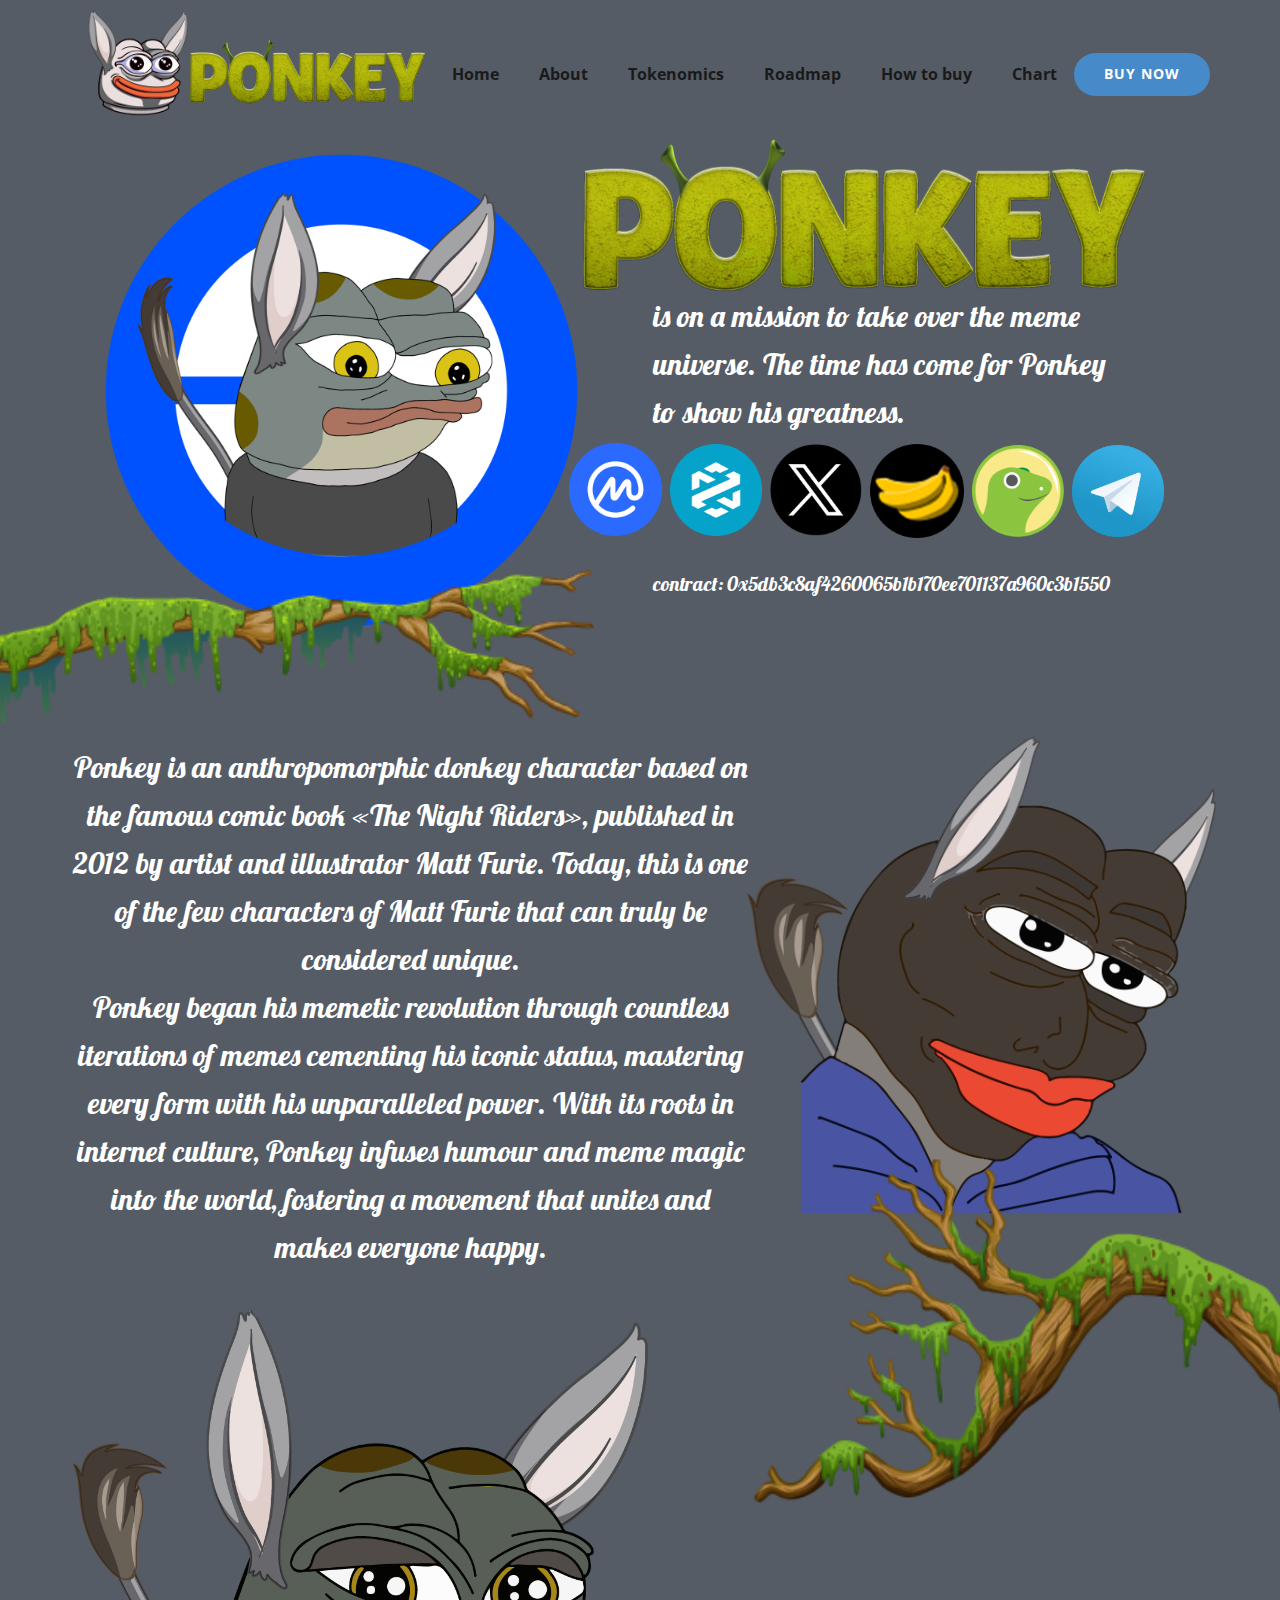
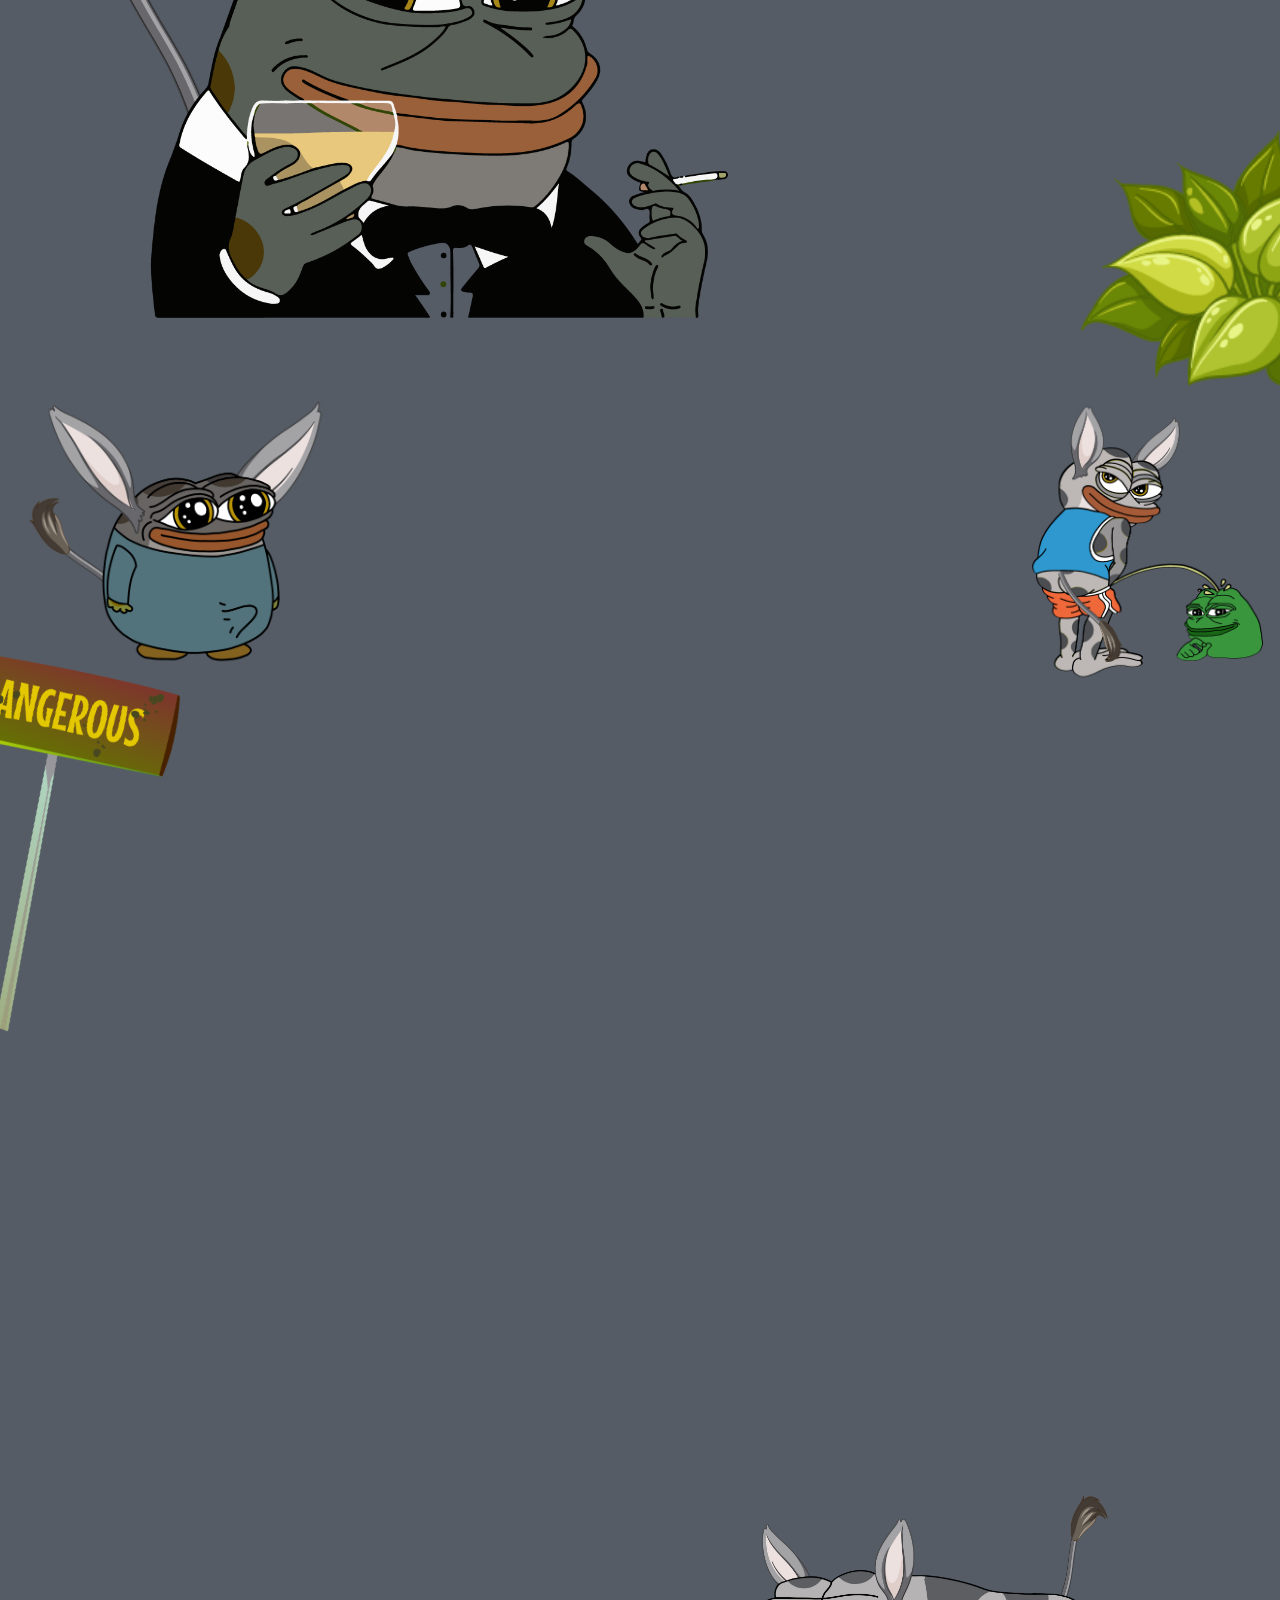
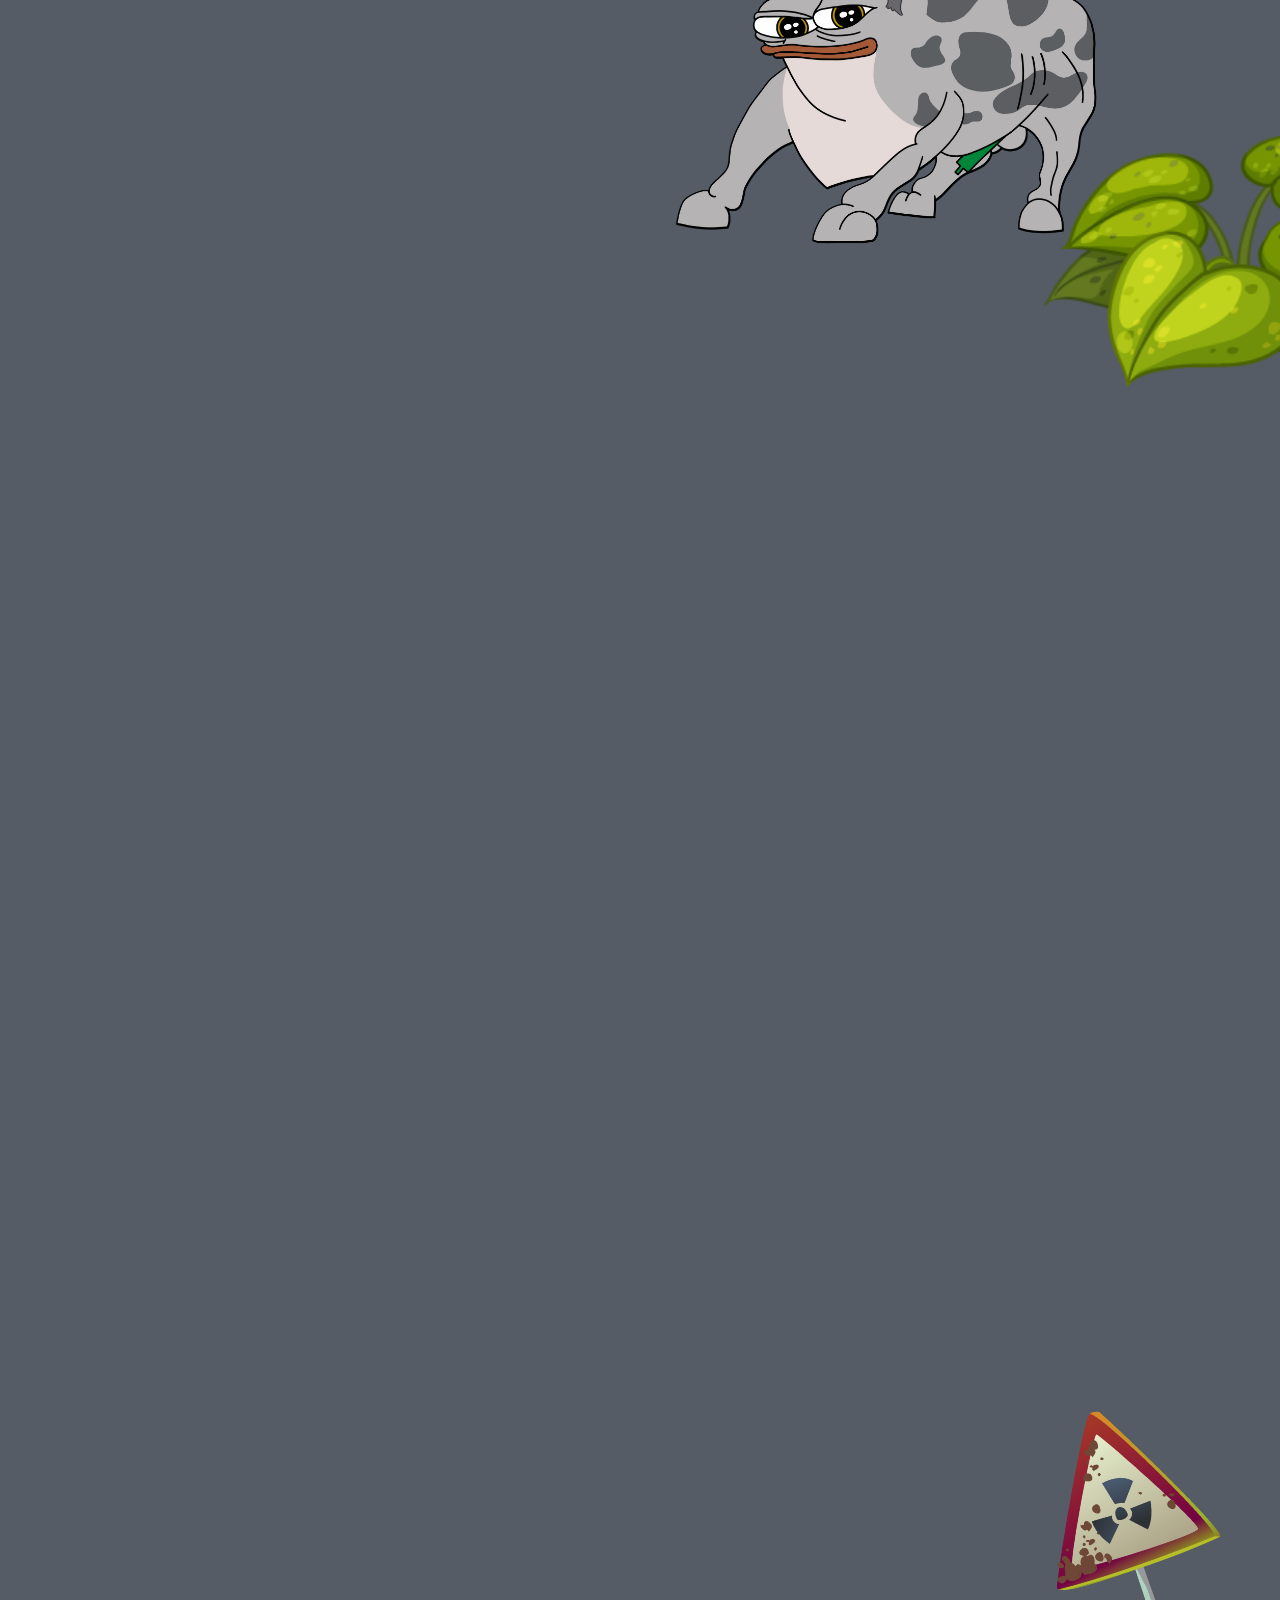
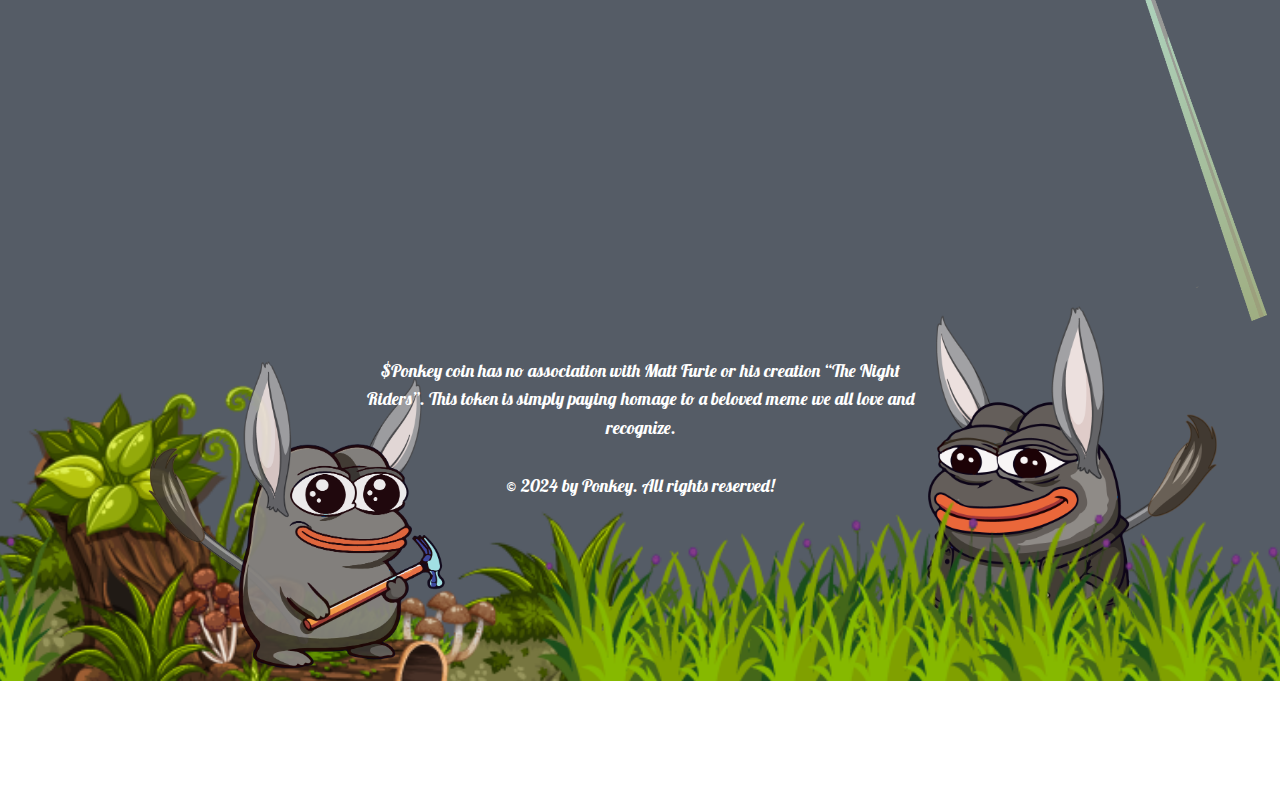
<file: es/PONKEY.html>
<!DOCTYPE html>
<html style="font-size: 16px;" lang="es"><head>
    <meta name="viewport" content="width=device-width, initial-scale=1.0">
    <meta charset="utf-8">
    <meta name="keywords" content="tokenomics, Roadmap, How to buy​">
    <meta name="description" content="">
    <title>PONKEY</title>
    <link rel="stylesheet" href="../nicepage.css" media="screen">
<link rel="stylesheet" href="../PONKEY.css" media="screen">
    <script class="u-script" type="text/javascript" src="../jquery.js" defer=""></script>
    <script class="u-script" type="text/javascript" src="../nicepage.js" defer=""></script>
    <meta name="generator" content="Nicepage 6.7.6, nicepage.com">
    <link id="u-theme-google-font" rel="stylesheet" href="https://fonts.googleapis.com/css?family=Roboto:100,100i,300,300i,400,400i,500,500i,700,700i,900,900i|Open+Sans:300,300i,400,400i,500,500i,600,600i,700,700i,800,800i">
    <link id="u-page-google-font" rel="stylesheet" href="https://fonts.googleapis.com/css?family=Lobster:400">
    
    
    
    
    
    
    
    
    
    <script type="application/ld+json">{
		"@context": "http://schema.org",
		"@type": "Organization",
		"name": "PONKEY",
		"logo": "../images/ponkey.png"
}</script>
    <meta name="theme-color" content="#478ac9">
    <meta property="og:title" content="PONKEY">
    <meta property="og:description" content="">
    <meta property="og:type" content="website">
  </head>
  <body data-path-to-root="../" data-include-products="false" class="u-body u-xl-mode" data-lang="es"><header class="u-clearfix u-header u-hidden-md u-hidden-sm u-palette-5-dark-2 u-header" id="sec-96b3"><div class="u-clearfix u-sheet u-sheet-1">
        <a href="https://t.me/PonkeyOnBase" class="u-image u-logo u-image-1" data-image-width="1280" data-image-height="1024">
          <img src="../images/ponkey.png" class="u-logo-image u-logo-image-1">
        </a>
        <a href="https://t.me/PonkeyOnBase" class="u-hidden-xs u-image u-logo u-image-2" data-image-width="1500" data-image-height="500">
          <img src="../images/font.png" class="u-logo-image u-logo-image-2">
        </a>
        <nav class="u-menu u-menu-one-level u-offcanvas u-menu-1">
          <div class="menu-collapse" style="font-size: 1rem; letter-spacing: 0px; font-weight: 700;">
            <a class="u-button-style u-custom-border u-custom-border-color u-custom-borders u-custom-left-right-menu-spacing u-custom-padding-bottom u-custom-text-color u-custom-top-bottom-menu-spacing u-nav-link u-text-active-palette-1-base u-text-hover-palette-2-base" href="#">
              <svg class="u-svg-link" viewBox="0 0 24 24"><use xmlns:xlink="http://www.w3.org/1999/xlink" xlink:href="#menu-hamburger"></use></svg>
              <svg class="u-svg-content" version="1.1" id="menu-hamburger" viewBox="0 0 16 16" x="0px" y="0px" xmlns:xlink="http://www.w3.org/1999/xlink" xmlns="http://www.w3.org/2000/svg"><g><rect y="1" width="16" height="2"></rect><rect y="7" width="16" height="2"></rect><rect y="13" width="16" height="2"></rect>
</g></svg>
            </a>
          </div>
          <div class="u-custom-menu u-nav-container">
            <ul class="u-nav u-spacing-20 u-unstyled u-nav-1"><li class="u-nav-item"><a class="u-button-style u-nav-link u-text-active-palette-1-base u-text-grey-90 u-text-hover-palette-2-base" href="../es/PONKEY.html#sec-c668" style="padding: 10px;">Home</a>
</li><li class="u-nav-item"><a class="u-button-style u-nav-link u-text-active-palette-1-base u-text-grey-90 u-text-hover-palette-2-base" href="../es/PONKEY.html#sec-f2eb" style="padding: 10px;">About</a>
</li><li class="u-nav-item"><a class="u-button-style u-nav-link u-text-active-palette-1-base u-text-grey-90 u-text-hover-palette-2-base" href="../es/PONKEY.html#sec-4538" style="padding: 10px;">Tokenomics</a>
</li><li class="u-nav-item"><a class="u-button-style u-nav-link u-text-active-palette-1-base u-text-grey-90 u-text-hover-palette-2-base" href="../es/PONKEY.html#sec-8deb" style="padding: 10px;">Roadmap</a>
</li><li class="u-nav-item"><a class="u-button-style u-nav-link u-text-active-palette-1-base u-text-grey-90 u-text-hover-palette-2-base" href="../es/PONKEY.html#sec-0ed5" style="padding: 10px;">How to buy</a>
</li><li class="u-nav-item"><a class="u-button-style u-nav-link u-text-active-palette-1-base u-text-grey-90 u-text-hover-palette-2-base" href="../es/PONKEY.html#sec-bace" style="padding: 10px;">Chart</a>
</li></ul>
          </div>
          <div class="u-custom-menu u-nav-container-collapse">
            <div class="u-black u-container-style u-inner-container-layout u-opacity u-opacity-95 u-sidenav">
              <div class="u-inner-container-layout u-sidenav-overflow">
                <div class="u-menu-close"></div>
                <ul class="u-align-center u-nav u-popupmenu-items u-unstyled u-nav-2"><li class="u-nav-item"><a class="u-button-style u-nav-link" href="../es/PONKEY.html#sec-c668">Home</a>
</li><li class="u-nav-item"><a class="u-button-style u-nav-link" href="../es/PONKEY.html#sec-f2eb">About</a>
</li><li class="u-nav-item"><a class="u-button-style u-nav-link" href="../es/PONKEY.html#sec-4538">Tokenomics</a>
</li><li class="u-nav-item"><a class="u-button-style u-nav-link" href="../es/PONKEY.html#sec-8deb">Roadmap</a>
</li><li class="u-nav-item"><a class="u-button-style u-nav-link" href="../es/PONKEY.html#sec-0ed5">How to buy</a>
</li><li class="u-nav-item"><a class="u-button-style u-nav-link" href="../es/PONKEY.html#sec-bace">Chart</a>
</li></ul>
              </div>
            </div>
            <div class="u-black u-menu-overlay u-opacity u-opacity-70"></div>
          </div>
        </nav>
        <a href="https://ape.store/base/0x5db3c8af4260065b1b170ee701137a960c3b1550" class="u-btn u-btn-round u-button-style u-hover-palette-1-light-1 u-palette-1-base u-radius u-btn-1" target="_blank">BUY NOW</a>
      </div></header>
    <section class="u-clearfix u-hidden-md u-hidden-sm u-palette-5-dark-2 u-section-1" id="sec-c668">
      <div class="u-clearfix u-sheet u-sheet-1">
        <img class="u-expanded-height u-hidden-xs u-image u-image-default u-image-1" src="../images/ponkeyjob.png" alt="" data-image-width="1280" data-image-height="1280">
        <img class="u-expanded-width-xs u-image u-image-contain u-image-default u-image-2" src="../images/font.png" alt="" data-image-width="1500" data-image-height="500">
        <p class="u-custom-font u-font-lobster u-text u-text-1"> is on a mission to take over the meme universe. The time has come for Ponkey to show his greatness.</p>
        <img class="u-image u-image-contain u-image-default u-preserve-proportions u-image-3" src="../images/pIxfX8z30qij.png" alt="" data-image-width="250" data-image-height="250" data-href="https://x.com/Ponkeyonape" data-target="_blank">
        <img class="u-image u-image-contain u-image-default u-preserve-proportions u-image-4" src="../images/0U2Pv58dZBvj.png" alt="" data-image-width="512" data-image-height="512" data-href="https://ape.store/base/0x5db3c8af4260065b1b170ee701137a960c3b1550" data-target="_blank">
        <img class="u-image u-image-contain u-image-default u-preserve-proportions u-image-5" src="../images/TUzji2HEjnId.png" alt="" data-image-width="250" data-image-height="250" data-href="https://www.coingecko.com" data-target="_blank">
        <img class="u-image u-image-contain u-image-default u-preserve-proportions u-image-6" src="../images/ILdD3Cn7EWu5.png" alt="" data-image-width="2500" data-image-height="2500" data-href="https://t.me/PonkeyOnBase" data-target="_blank">
        <img class="u-image u-image-contain u-image-default u-preserve-proportions u-image-7" src="../images/zyBM1lSh2uat.png" alt="" data-image-width="512" data-image-height="512" data-href="https://www.dextools.io" data-target="_blank">
        <img class="u-image u-image-contain u-image-default u-preserve-proportions u-image-8" src="../images/ape.store-Round-Logo-PNG.png" alt="" data-image-width="3000" data-image-height="3000" data-href="https://ape.store/base/0x5db3c8af4260065b1b170ee701137a960c3b1550" data-target="_blank">
        <p class="u-custom-font u-font-lobster u-text u-text-white u-text-2">contract: ​0x5db3c8af4260065b1b170ee701137a960c3b1550</p>

      </div>
    </section>
    <section class="u-clearfix u-hidden-md u-hidden-sm u-palette-5-dark-2 u-section-2" id="sec-f2eb">
      <div class="u-clearfix u-sheet u-sheet-1">
        <img class="u-hidden-xs u-image u-image-contain u-image-default u-image-1" src="../images/1yjw_7ryt_180516-Convertido.png" alt="" data-image-width="397" data-image-height="242">
        <p class="u-align-center u-custom-font u-font-lobster u-hidden-xs u-text u-text-1">Ponkey is an anthropomorphic donkey character based on the famous comic book «The Night Riders», published in 2012 by artist and illustrator Matt Furie. Today, this is one of the few characters of Matt Furie that can truly be considered unique.</p>
        <p class="u-align-center u-custom-font u-font-lobster u-text u-text-2">Ponkey began his memetic revolution through countless iterations of memes cementing his iconic status, mastering every form with his unparalleled power. With its roots in internet culture, Ponkey infuses humour and meme magic into the world, fostering a movement that unites and makes everyone happy.</p>
        <img class="custom-expanded u-hidden-xs u-image u-image-contain u-image-default u-image-2" src="../images/ponkeychad.png" alt="" data-image-width="1280" data-image-height="1024">
      </div>
    </section>
    <section class="u-clearfix u-hidden-md u-hidden-sm u-palette-5-dark-2 u-section-3" id="sec-4538">
      <div class="u-clearfix u-sheet u-sheet-1">
        <img class="u-expanded-height u-image u-image-default u-image-1" src="../images/ponkeycheers.png" alt="" data-image-width="1280" data-image-height="1024">
        <img class="u-flip-horizontal u-image u-image-contain u-image-default u-image-2" src="../images/asdasdasdasd-Convertido.png" alt="" data-image-width="397" data-image-height="242">
        <div class="u-align-left u-border-5 u-border-palette-2-base u-container-align-center u-container-style u-expanded-width-xs u-group u-palette-2-dark-3 u-radius u-shape-round u-group-1" data-animation-name="customAnimationIn" data-animation-duration="1500" data-animation-delay="500" data-animation-direction="">
          <div class="u-container-layout u-container-layout-1">
            <h2 class="u-align-center u-text u-text-default u-text-1" data-animation-name="customAnimationIn" data-animation-duration="1500" data-animation-delay="0">tokenomics</h2>
            <p class="u-align-center u-large-text u-text u-text-variant u-text-2">Token​ Supply 420.690.000.000<br>No taxes forever<br>LP Tokens Burned &amp; Contract Ownership Renounced
            </p>
          </div>
        </div>
      </div>
    </section>
    <section class="u-clearfix u-hidden-md u-hidden-sm u-palette-5-dark-2 u-section-4" id="sec-8deb">
      <div class="u-clearfix u-sheet u-sheet-1">
        <img class="u-image u-image-contain u-image-default u-image-1" src="../images/pipiponkey.png" alt="" data-image-width="1170" data-image-height="1236">
        <img class="u-image u-image-contain u-image-default u-image-2" src="../images/miniponkey.png" alt="" data-image-width="1280" data-image-height="1149">
        <div class="u-align-left u-border-5 u-border-palette-2-base u-container-align-center u-container-style u-expanded-width-xs u-group u-palette-2-dark-3 u-radius u-shape-round u-group-1" data-animation-name="customAnimationIn" data-animation-duration="1500" data-animation-delay="500" data-animation-direction="">
          <div class="u-container-layout u-container-layout-1">
            <h2 class="u-align-center u-text u-text-default u-text-1" data-animation-name="customAnimationIn" data-animation-duration="1500" data-animation-delay="0">Roadmap</h2>
            <p class="u-align-center u-large-text u-text u-text-variant u-text-2"> Phase 1: fun begins, memes spread, community builds<br>Phase 2: 100,000 holders<br>Phase 3: takeover the meme universe
            </p>
          </div>
        </div>
        <img class="u-image u-image-contain u-image-default u-image-3" src="../images/aqp7_8zgk_1807zxczxc20-Convertido.png" alt="" data-image-width="304" data-image-height="276">
      </div>
    </section>
    <section class="u-clearfix u-hidden-md u-hidden-sm u-palette-5-dark-2 u-section-5" id="sec-0ed5">
      <div class="u-clearfix u-sheet u-sheet-1">
        <div class="u-align-left u-border-5 u-border-palette-2-base u-container-align-center u-container-style u-group u-palette-2-dark-3 u-radius u-shape-round u-group-1" data-animation-name="customAnimationIn" data-animation-duration="1500" data-animation-delay="500" data-animation-direction="">
          <div class="u-container-layout u-container-layout-1">
            <h2 class="u-align-center u-text u-text-default u-text-1" data-animation-name="customAnimationIn" data-animation-duration="1500" data-animation-delay="0">How to buy </h2>
          </div>
        </div>
        <div class="u-rotation-parent u-rotation-parent-1">
          <img class="u-image u-image-contain u-image-default u-image-1" src="../images/vecteezy_stench-dirty-swamp-with-toxic-wasasdasdte-barrels_13834293-Convertido.png" alt="" data-image-width="869" data-image-height="1010">
        </div>
        <div class="u-align-left u-expanded-width u-list u-list-1">
          <div class="u-repeater u-repeater-1">
            <div class="u-align-center u-border-3 u-border-no-bottom u-border-no-left u-border-no-right u-border-palette-2-base u-container-align-left u-container-style u-hover-feature u-list-item u-palette-2-dark-3 u-radius u-repeater-item u-shape-round u-list-item-1" data-animation-name="customAnimationIn" data-animation-duration="1500" data-animation-delay="500">
              <div class="u-container-layout u-similar-container u-container-layout-2">
                <h3 class="u-align-left u-text u-text-2"> Create a wallet</h3>
                <p class="u-align-left u-text u-text-3"> download metamask wallet from metamask.app or your wallet of choice from chromewebstore.</p>
              </div>
            </div>
            <div class="u-align-center u-border-3 u-border-no-bottom u-border-no-left u-border-no-right u-border-palette-2-base u-container-align-left u-container-style u-hover-feature u-list-item u-palette-2-dark-3 u-radius u-repeater-item u-shape-round u-list-item-2" data-animation-name="customAnimationIn" data-animation-duration="1000">
              <div class="u-container-layout u-similar-container u-container-layout-3">
                <h3 class="u-align-left u-text u-text-4"> Get Some SOL</h3>
                <p class="u-align-left u-text u-text-5"> have SOL in your wallet to switch to $Ponkey. If you don’t have any SOL, transfer from another wallet, or buy on another exchange and send it to your wallet.</p>
              </div>
            </div>
            <div class="u-align-center u-border-3 u-border-no-bottom u-border-no-left u-border-no-right u-border-palette-2-base u-container-align-left u-container-style u-hover-feature u-list-item u-palette-2-dark-3 u-radius u-repeater-item u-shape-round u-list-item-3" data-animation-name="customAnimationIn" data-animation-duration="1000">
              <div class="u-container-layout u-similar-container u-container-layout-4">
                <h3 class="u-align-left u-text u-text-6"> Go to ape.store</h3>
                <p class="u-align-left u-text u-text-7"> connect to ape.store. <a href="https://ape.store/base/0x5db3c8af4260065b1b170ee701137a960c3b1550" target="_blank" rel="noopener" class="OYPEnA font-feature-calt-off font-feature-clig-off font-feature-liga-off text-decoration-underline text-strikethrough-none u-active-none u-border-none u-btn u-button-style u-hover-none u-none u-text-palette-1-base u-btn-1">Get Some SOLhave SOL in your wallet to switch to $Ponkey.</a>
                  <a href="https://ape.store/base/0x5db3c8af4260065b1b170ee701137a960c3b1550" target="_blank" rel="noopener" class="OYPEnA font-feature-calt-off font-feature-clig-off font-feature-liga-off text-decoration-underline text-strikethrough-none u-active-none u-border-none u-btn u-button-style u-hover-none u-none u-text-palette-1-base white-space-prewrap u-btn-2"></a>
                  <a href="https://ape.store/base/0x5db3c8af4260065b1b170ee701137a960c3b1550" target="_blank" rel="noopener" class="OYPEnA font-feature-calt-off font-feature-clig-off font-feature-liga-off text-decoration-underline text-strikethrough-none u-active-none u-border-none u-btn u-button-style u-hover-none u-none u-text-palette-1-base u-btn-3">If you don’t have any SOL, transfer from another wallet,</a>
                  <a href="https://ape.store/base/0x5db3c8af4260065b1b170ee701137a960c3b1550" target="_blank" rel="noopener" class="OYPEnA font-feature-calt-off font-feature-clig-off font-feature-liga-off text-decoration-underline text-strikethrough-none u-active-none u-border-none u-btn u-button-style u-hover-none u-none u-text-palette-1-base white-space-prewrap u-btn-4"></a>
                  <a href="https://ape.store/base/0x5db3c8af4260065b1b170ee701137a960c3b1550" target="_blank" rel="noopener" class="OYPEnA font-feature-calt-off font-feature-clig-off font-feature-liga-off text-decoration-underline text-strikethrough-none u-active-none u-border-none u-btn u-button-style u-hover-none u-none u-text-palette-1-base u-btn-5">or buy on another exchange and send it to your wallet.</a> in google chrome or any browser you have the wallet in. Connect your wallet. Paste the $Ponkey token address into ape.store, select Ponkey, and confirm. When ape.store prompts you for a wallet signature, sign
                </p>
              </div>
            </div>
          </div>
        </div>
        <img class="u-image u-image-contain u-image-default u-image-2" src="../images/aqp7_8zgk_18vczxvczx0720-Convertido.png" alt="" data-image-width="304" data-image-height="276">
        <div class="custom-expanded u-list u-list-2">
          <div class="u-repeater u-repeater-2">
            <div class="u-align-center u-border-3 u-border-no-bottom u-border-no-left u-border-no-right u-border-palette-2-base u-container-align-left u-container-style u-hover-feature u-list-item u-palette-2-dark-3 u-radius u-repeater-item u-shape-round u-list-item-4" data-animation-name="customAnimationIn" data-animation-duration="1000">
              <div class="u-container-layout u-similar-container u-container-layout-5">
                <h3 class="u-align-left u-text u-text-8"> Switch SOL for $Ponkey</h3>
                <p class="u-align-left u-text u-text-9">switch SOL for $Ponkey. We have ZERO taxes so you don’t need to worry about buying with a specific slippage, although you may need to use slippage during times of market volatility. </p>
              </div>
            </div>
          </div>
        </div>
        <img class="u-expanded-width-xs u-image u-image-contain u-image-default u-image-3" src="../images/bullponkey.png" alt="" data-image-width="8000" data-image-height="8000">
      </div>
      
      
      
    </section>
    <section class="u-clearfix u-hidden-md u-hidden-sm u-palette-5-dark-2 u-section-6" id="sec-bace">
      <div class="u-clearfix u-sheet u-sheet-1">
        <div class="u-clearfix u-custom-html u-expanded-width u-custom-html-1">
          <style>#dexscreener-embed{position:relative;width:100%;padding-bottom:125%;}@media(min-width:1400px){#dexscreener-embed{padding-bottom:65%;}}#dexscreener-embed iframe{position:absolute;width:100%;height:100%;top:0;left:0;border:0;}</style>
          <div id="dexscreener-embed">
            <iframe src="https://dexscreener.com/bsc/0xD0e226f674bBf064f54aB47F42473fF80DB98CBA?embed=1&theme=dark">
            </iframe>
          </div>
          
        </div>
      </div>
    </section>
    <section class="u-clearfix u-hidden-md u-hidden-sm u-palette-5-dark-2 u-section-7" id="sec-f7b7">
      <div class="u-clearfix u-sheet u-sheet-1">
        <img class="u-image u-image-contain u-image-default u-image-1" src="../images/billboardpeppo.png" alt="" data-image-width="397" data-image-height="242">
        <img class="custom-expanded u-image u-image-default u-image-2" src="../images/builderponkey.png" alt="" data-image-width="1280" data-image-height="1024">
        <img class="custom-expanded u-image u-image-default u-image-3" src="../images/ponkeychu.png" alt="" data-image-width="1280" data-image-height="1024">
        <p class="u-align-center u-custom-font u-font-lobster u-text u-text-1"> $Ponkey coin has no association with Matt Furie or his creation “The Night Riders”. This token is simply paying homage to a beloved meme we all love and recognize.<br>
          <br>© 2024 by Ponkey. All rights reserved!
        </p>
        <img class="u-image u-image-contain u-image-default u-image-4" src="../images/1yjw_7ryt_xzzczzxc180516-Convertido.png" alt="" data-image-width="397" data-image-height="242">
        <img class="u-image u-image-contain u-image-default u-image-5" src="../images/1yjw_7ryt_xzzczzxc180516-Convertido.png" alt="" data-image-width="397" data-image-height="242">
        <img class="u-image u-image-contain u-image-default u-image-6" src="../images/1yjw_7ryt_xzzczzxc180516-Convertido.png" alt="" data-image-width="397" data-image-height="242">
        <div class="u-rotation-parent u-rotation-parent-1">
          <img class="u-image u-image-contain u-image-default u-image-7" src="../images/vecteezy_stench-dirty-swamp-with-toxic-waste-basdfasdfasdfarrels_13834293-Convertido.png" alt="" data-image-width="869" data-image-height="1010">
        </div>
      </div>
    </section> 
</body></html>
</file>
